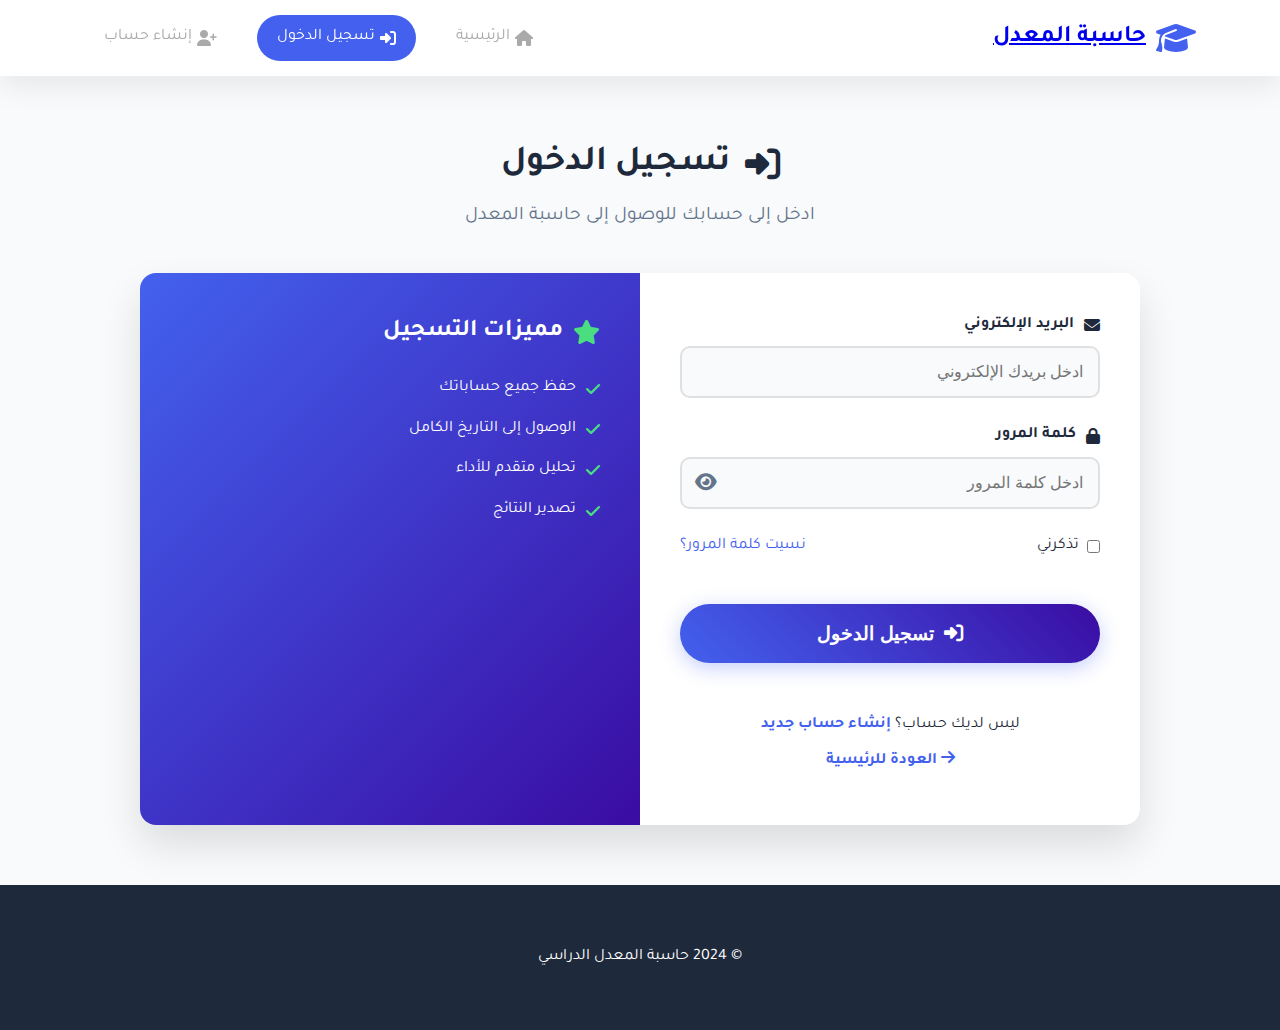
<file: login.html>
<!DOCTYPE html>
<html lang="ar" dir="rtl">
  <head>
    <meta charset="UTF-8" />
    <meta name="viewport" content="width=device-width, initial-scale=1.0" />
    <title>تسجيل الدخول - حاسبة المعدل</title>
    <link rel="stylesheet" href="style.css" />
    <link rel="stylesheet" href="auth.css" />
    <link
      rel="stylesheet"
      href="https://cdnjs.cloudflare.com/ajax/libs/font-awesome/6.4.0/css/all.min.css"
    />
    <link
      href="https://fonts.googleapis.com/css2?family=Tajawal:wght@300;400;500;700&display=swap"
      rel="stylesheet"
    />
  </head>
  <body>
    <nav class="navbar">
      <div class="container">
        <div class="nav-brand">
          <i class="fas fa-graduation-cap"></i>
          <a href="index.html">حاسبة المعدل</a>
        </div>
        <div class="nav-menu">
          <a href="index.html" class="nav-link">
            <i class="fas fa-home"></i> الرئيسية
          </a>
          <a href="login.html" class="nav-link active">
            <i class="fas fa-sign-in-alt"></i> تسجيل الدخول
          </a>
          <a href="register.html" class="nav-link">
            <i class="fas fa-user-plus"></i> إنشاء حساب
          </a>
        </div>
      </div>
    </nav>

    <main class="auth-page">
      <div class="container">
        <div class="auth-container">
          <div class="auth-header">
            <h1><i class="fas fa-sign-in-alt"></i> تسجيل الدخول</h1>
            <p>ادخل إلى حسابك للوصول إلى حاسبة المعدل</p>
          </div>

          <div class="auth-card">
            <form id="loginForm" class="auth-form">
              <div class="form-group">
                <label for="email">
                  <i class="fas fa-envelope"></i> البريد الإلكتروني
                </label>
                <input
                  type="email"
                  id="email"
                  name="email"
                  required
                  placeholder="ادخل بريدك الإلكتروني"
                />
                <div class="error-message" id="emailError"></div>
              </div>

              <div class="form-group">
                <label for="password">
                  <i class="fas fa-lock"></i> كلمة المرور
                </label>
                <div class="password-input">
                  <input
                    type="password"
                    id="password"
                    name="password"
                    required
                    placeholder="ادخل كلمة المرور"
                  />
                  <button type="button" class="show-password" id="showPassword">
                    <i class="fas fa-eye"></i>
                  </button>
                </div>
                <div class="error-message" id="passwordError"></div>
              </div>

              <div class="form-options">
                <label class="checkbox">
                  <input type="checkbox" id="remember" name="remember" />
                  <span>تذكرني</span>
                </label>
                <a href="#" class="forgot-password">نسيت كلمة المرور؟</a>
              </div>

              <button type="submit" class="btn-primary btn-auth">
                <i class="fas fa-sign-in-alt"></i> تسجيل الدخول
              </button>

              <div class="auth-links">
                <p>
                  ليس لديك حساب؟ <a href="register.html">إنشاء حساب جديد</a>
                </p>
                <p>
                  <a href="index.html"
                    ><i class="fas fa-arrow-right"></i> العودة للرئيسية</a
                  >
                </p>
              </div>
            </form>

            <div class="auth-features">
              <h3><i class="fas fa-star"></i> مميزات التسجيل</h3>
              <ul>
                <li><i class="fas fa-check"></i> حفظ جميع حساباتك</li>
                <li><i class="fas fa-check"></i> الوصول إلى التاريخ الكامل</li>
                <li><i class="fas fa-check"></i> تحليل متقدم للأداء</li>
                <li><i class="fas fa-check"></i> تصدير النتائج</li>
              </ul>
            </div>
          </div>
        </div>
      </div>
    </main>

    <footer>
      <div class="container">
        <div class="footer-content">
          <p>© 2024 حاسبة المعدل الدراسي</p>
        </div>
      </div>
    </footer>

    <script src="auth.js"></script>
  </body>
</html>
</file>
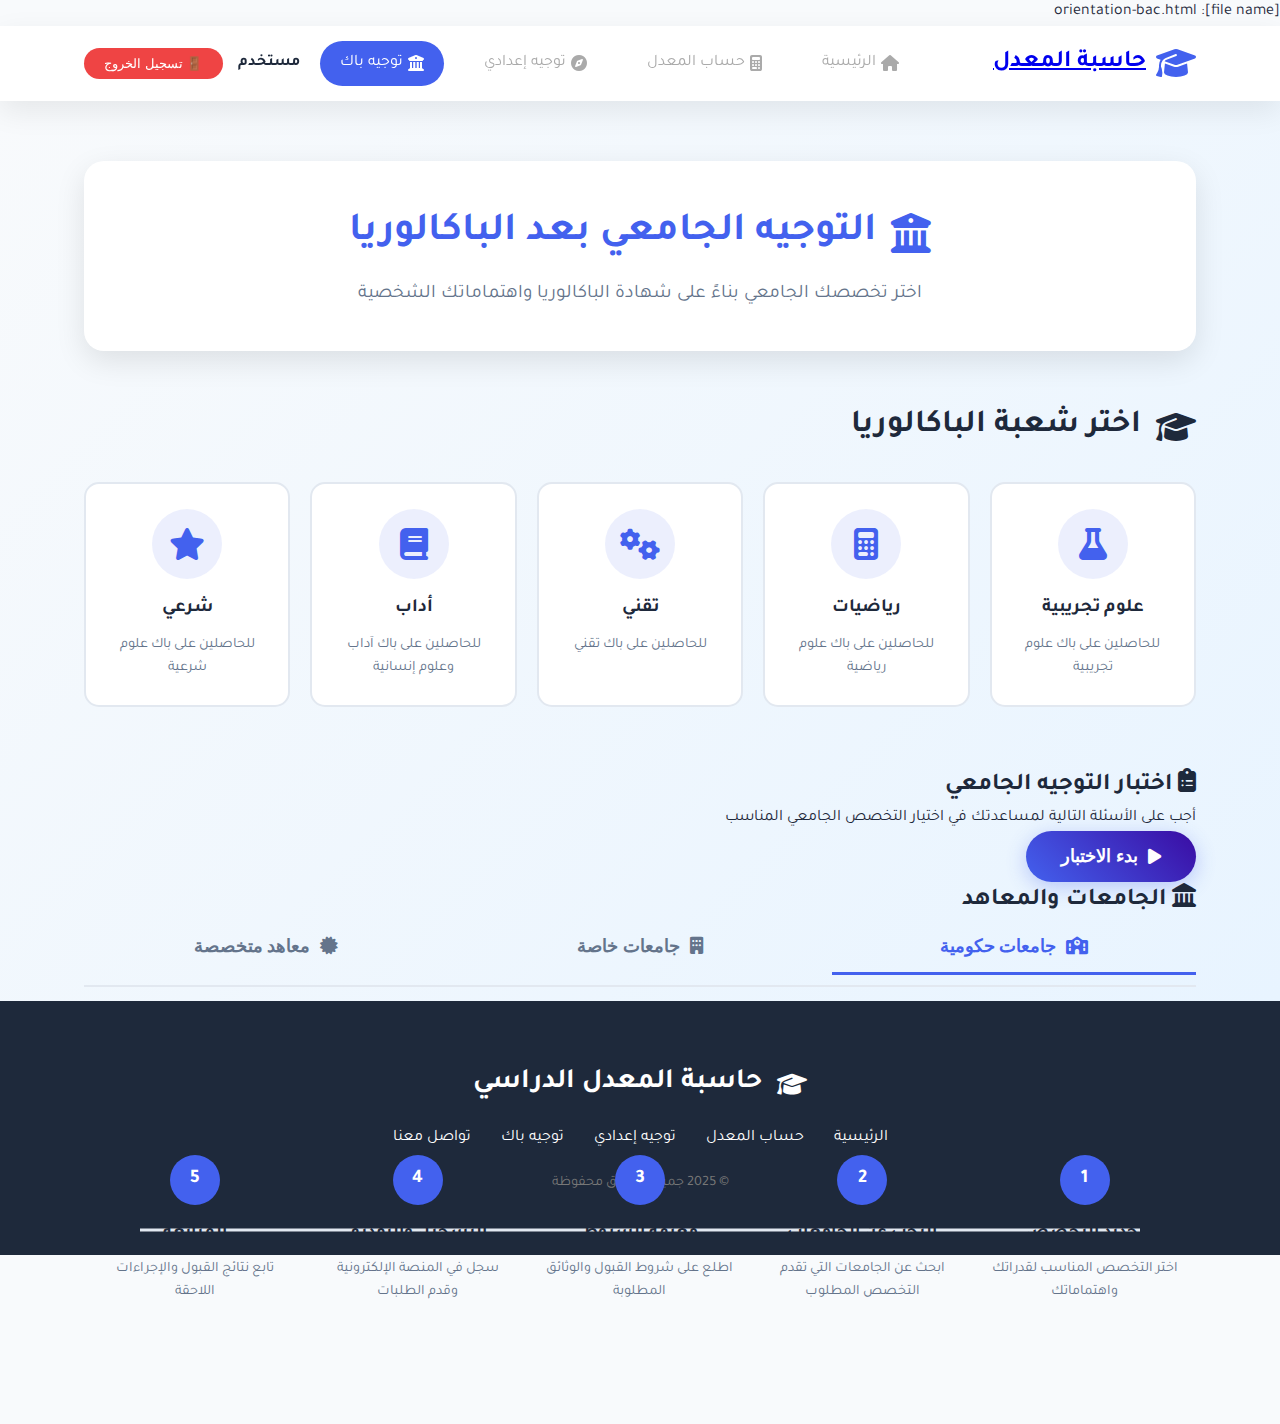
<file: orientation-bac.html>
[file name]: orientation-bac.html
<!DOCTYPE html>
<html lang="ar" dir="rtl">
<head>
    <meta charset="UTF-8">
    <meta name="viewport" content="width=device-width, initial-scale=1.0">
    <title>التوجيه بعد الباكالوريا - حاسبة المعدل</title>
    <link rel="stylesheet" href="style.css">
    <link rel="stylesheet" href="auth.css">
    <link rel="stylesheet" href="orientation.css">
    <link rel="stylesheet" href="https://cdnjs.cloudflare.com/ajax/libs/font-awesome/6.4.0/css/all.min.css">
    <link href="https://fonts.googleapis.com/css2?family=Tajawal:wght@300;400;500;700&display=swap" rel="stylesheet">
</head>
<body>
    <nav class="navbar">
        <div class="container">
            <div class="nav-brand">
                <i class="fas fa-graduation-cap"></i>
                <a href="index.html">حاسبة المعدل</a>
            </div>
            <div class="nav-menu">
                <a href="index.html" class="nav-link">
                    <i class="fas fa-home"></i> الرئيسية
                </a>
                <a href="calcul.html" class="nav-link">
                    <i class="fas fa-calculator"></i> حساب المعدل
                </a>
                <a href="orientation-middle.html" class="nav-link">
                    <i class="fas fa-compass"></i> توجيه إعدادي
                </a>
                <a href="orientation-bac.html" class="nav-link active">
                    <i class="fas fa-university"></i> توجيه باك
                </a>
                <div class="nav-user" id="navUser" style="display: flex;">
                    <span id="userName">مستخدم</span>
                    <button id="logoutBtn" class="btn-logout">🚪 تسجيل الخروج</button>
                </div>
            </div>
        </div>
    </nav>

    <main class="orientation-page">
        <div class="container">
            <!-- قسم الترحيب -->
            <div class="orientation-hero">
                <h1><i class="fas fa-university"></i> التوجيه الجامعي بعد الباكالوريا</h1>
                <p class="subtitle">اختر تخصصك الجامعي بناءً على شهادة الباكالوريا واهتماماتك الشخصية</p>
            </div>

            <!-- اختيار شعبة الباكالوريا -->
            <section class="bac-section">
                <h2><i class="fas fa-graduation-cap"></i> اختر شعبة الباكالوريا</h2>
                <div class="bac-options">
                    <div class="bac-card" onclick="selectBacStream('scientific')">
                        <div class="bac-icon">
                            <i class="fas fa-flask"></i>
                        </div>
                        <h3>علوم تجريبية</h3>
                        <p>للحاصلين على باك علوم تجريبية</p>
                    </div>

                    <div class="bac-card" onclick="selectBacStream('math')">
                        <div class="bac-icon">
                            <i class="fas fa-calculator"></i>
                        </div>
                        <h3>رياضيات</h3>
                        <p>للحاصلين على باك علوم رياضية</p>
                    </div>

                    <div class="bac-card" onclick="selectBacStream('tech')">
                        <div class="bac-icon">
                            <i class="fas fa-cogs"></i>
                        </div>
                        <h3>تقني</h3>
                        <p>للحاصلين على باك تقني</p>
                    </div>

                    <div class="bac-card" onclick="selectBacStream('literary')">
                        <div class="bac-icon">
                            <i class="fas fa-book"></i>
                        </div>
                        <h3>أداب</h3>
                        <p>للحاصلين على باك آداب وعلوم إنسانية</p>
                    </div>

                    <div class="bac-card" onclick="selectBacStream('sharia')">
                        <div class="bac-icon">
                            <i class="fas fa-star"></i>
                        </div>
                        <h3>شرعي</h3>
                        <p>للحاصلين على باك علوم شرعية</p>
                    </div>
                </div>
            </section>

            <!-- التخصصات الجامعية -->
            <section class="majors-section" id="majorsSection" style="display: none;">
                <h2><i class="fas fa-book-open"></i> التخصصات المتاحة</h2>
                
                <!-- تصفية التخصصات -->
                <div class="filters">
                    <div class="filter-group">
                        <label for="interestFilter">الاهتمامات:</label>
                        <select id="interestFilter" onchange="filterMajors()">
                            <option value="all">جميع الاهتمامات</option>
                            <option value="medical">طبية وصحية</option>
                            <option value="engineering">هندسة وتقنية</option>
                            <option value="business">إدارة وأعمال</option>
                            <option value="education">تربية وتعليم</option>
                            <option value="arts">فنون وآداب</option>
                        </select>
                    </div>
                    
                    <div class="filter-group">
                        <label for="durationFilter">مدة الدراسة:</label>
                        <select id="durationFilter" onchange="filterMajors()">
                            <option value="all">جميع المدد</option>
                            <option value="short">2-3 سنوات</option>
                            <option value="medium">4-5 سنوات</option>
                            <option value="long">6+ سنوات</option>
                        </select>
                    </div>
                    
                    <div class="filter-group">
                        <label for="demandFilter">طلبية سوق العمل:</label>
                        <select id="demandFilter" onchange="filterMajors()">
                            <option value="all">جميع المستويات</option>
                            <option value="high">مرتفعة</option>
                            <option value="medium">متوسطة</option>
                            <option value="low">منخفضة</option>
                        </select>
                    </div>
                </div>

                <!-- شبكة التخصصات -->
                <div class="majors-grid" id="majorsGrid">
                    <!-- يتم تعبئته ديناميكياً -->
                </div>
            </section>

            <!-- اختبار التوجيه الجامعي -->
            <section class="university-test">
                <h2><i class="fas fa-clipboard-list"></i> اختبار التوجيه الجامعي</h2>
                <div class="test-intro">
                    <p>أجب على الأسئلة التالية لمساعدتك في اختيار التخصص الجامعي المناسب</p>
                    <button class="btn-primary" onclick="startUniversityTest()">
                        <i class="fas fa-play"></i> بدء الاختبار
                    </button>
                </div>

                <div class="university-test-container" id="universityTestContainer" style="display: none;">
                    <!-- نفس هيكل اختبار الإعدادي مع أسئلة مختلفة -->
                </div>
            </section>

            <!-- الجامعات والمعاهد -->
            <section class="institutions-section">
                <h2><i class="fas fa-landmark"></i> الجامعات والمعاهد</h2>
                <div class="institutions-tabs">
                    <button class="tab-btn active" onclick="showInstitutions('public')">
                        <i class="fas fa-school"></i> جامعات حكومية
                    </button>
                    <button class="tab-btn" onclick="showInstitutions('private')">
                        <i class="fas fa-building"></i> جامعات خاصة
                    </button>
                    <button class="tab-btn" onclick="showInstitutions('institutes')">
                        <i class="fas fa-certificate"></i> معاهد متخصصة
                    </button>
                </div>

                <div class="institutions-list" id="institutionsList">
                    <!-- يتم تعبئته ديناميكياً -->
                </div>
            </section>

            <!-- الخطوات العملية -->
            <section class="steps-section">
                <h2><i class="fas fa-footsteps"></i> خطوات التقديم للجامعة</h2>
                <div class="steps-timeline">
                    <div class="step">
                        <div class="step-number">1</div>
                        <h3>تحديد التخصص</h3>
                        <p>اختر التخصص المناسب لقدراتك واهتماماتك</p>
                    </div>
                    <div class="step">
                        <div class="step-number">2</div>
                        <h3>البحث عن الجامعات</h3>
                        <p>ابحث عن الجامعات التي تقدم التخصص المطلوب</p>
                    </div>
                    <div class="step">
                        <div class="step-number">3</div>
                        <h3>معرفة الشروط</h3>
                        <p>اطلع على شروط القبول والوثائق المطلوبة</p>
                    </div>
                    <div class="step">
                        <div class="step-number">4</div>
                        <h3>التسجيل والتقديم</h3>
                        <p>سجل في المنصة الإلكترونية وقدم الطلبات</p>
                    </div>
                    <div class="step">
                        <div class="step-number">5</div>
                        <h3>المتابعة</h3>
                        <p>تابع نتائج القبول والإجراءات اللاحقة</p>
                    </div>
                </div>
            </section>
        </div>
    </main>

    <footer>
        <div class="container">
            <div class="footer-content">
                <div class="footer-logo">
                    <i class="fas fa-graduation-cap"></i>
                    <h3>حاسبة المعدل الدراسي</h3>
                </div>
                <div class="footer-links">
                    <a href="index.html">الرئيسية</a>
                    <a href="calcul.html">حساب المعدل</a>
                    <a href="orientation-middle.html">توجيه إعدادي</a>
                    <a href="orientation-bac.html">توجيه باك</a>
                    <a href="#" onclick="showContactModal()">تواصل معنا</a>
                </div>
                <p class="copyright">© 2025 جميع الحقوق محفوظة</p>
            </div>
        </div>
    </footer>

    <!-- نافذة تفاصيل التخصص -->
    <div id="majorModal" class="modal">
        <div class="modal-content">
            <div class="modal-header">
                <h2 id="majorTitle"></h2>
                <button class="close-modal" onclick="closeMajorModal()">&times;</button>
            </div>
            <div class="modal-body" id="majorDetails">
                <!-- يتم تعبئته ديناميكياً -->
            </div>
        </div>
    </div>

    <script src="auth.js"></script>
    <script src="orientation.js"></script>
</body>
</html>
</file>
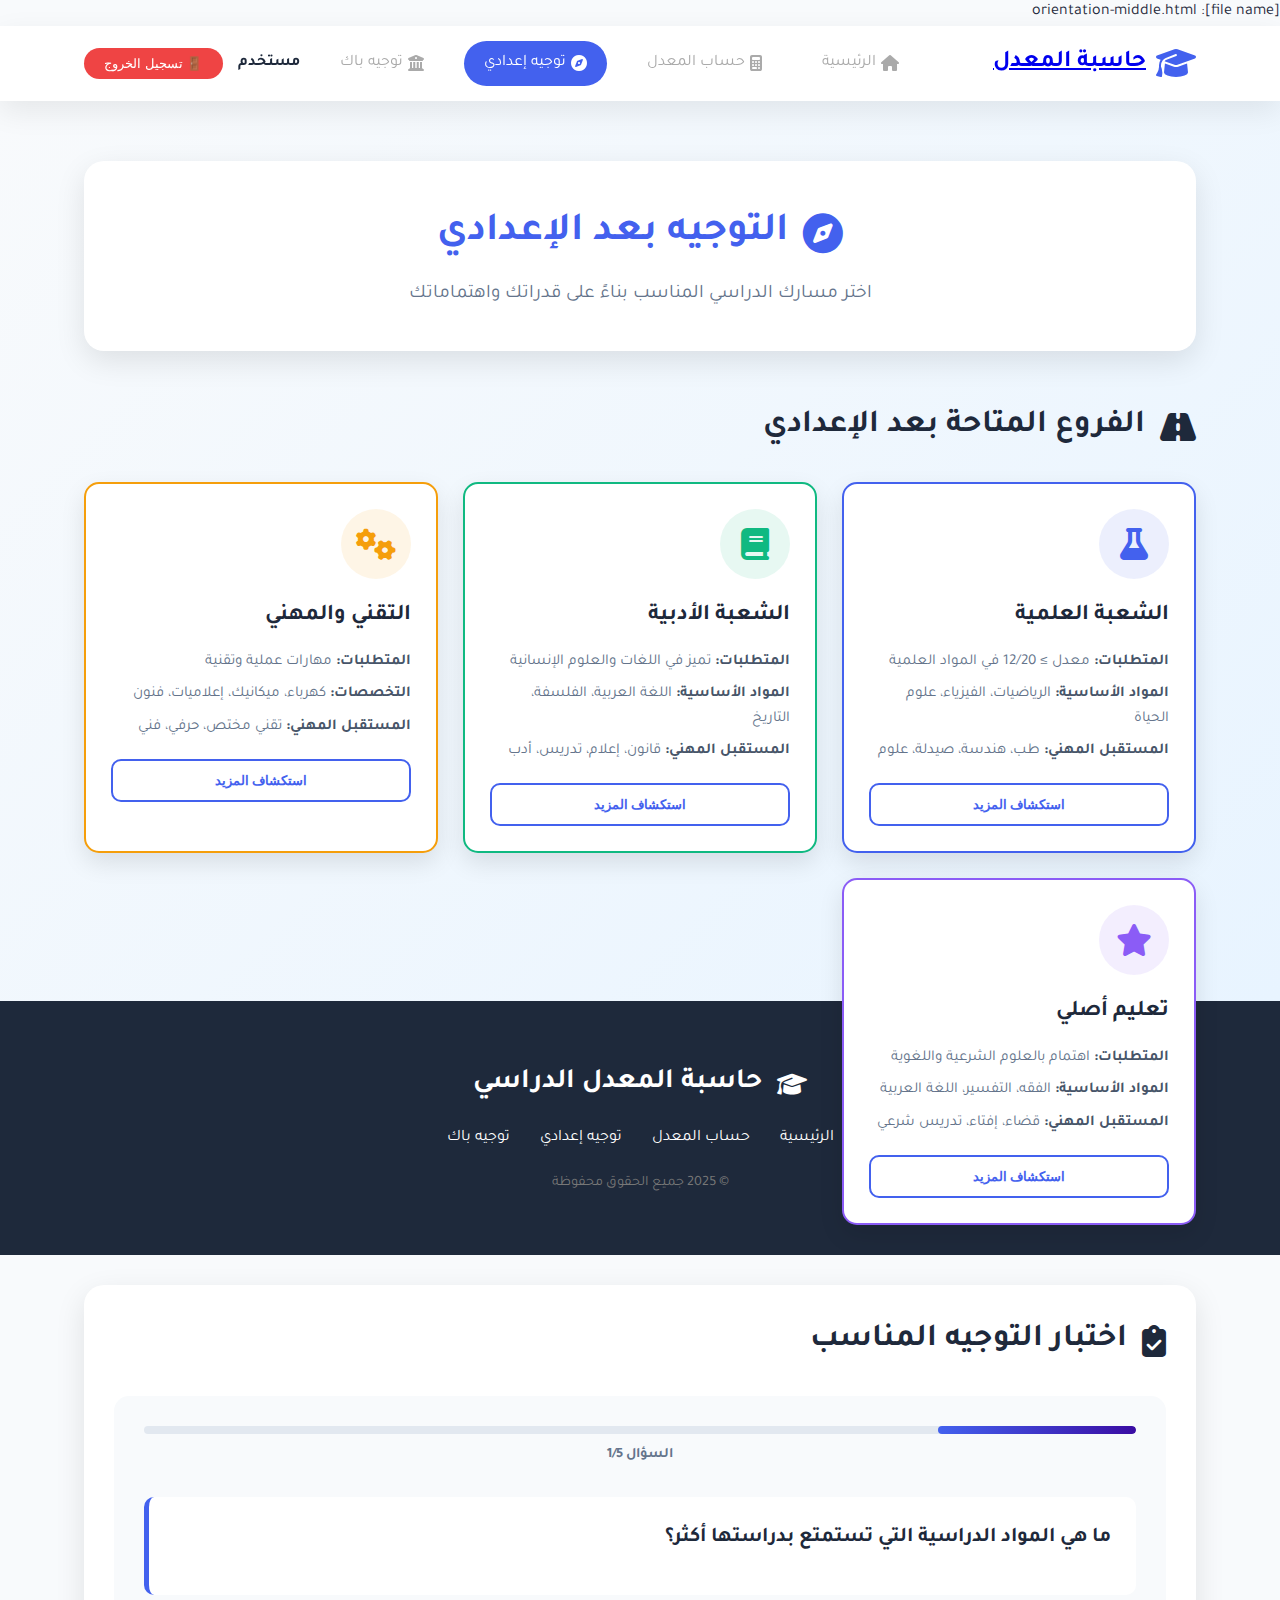
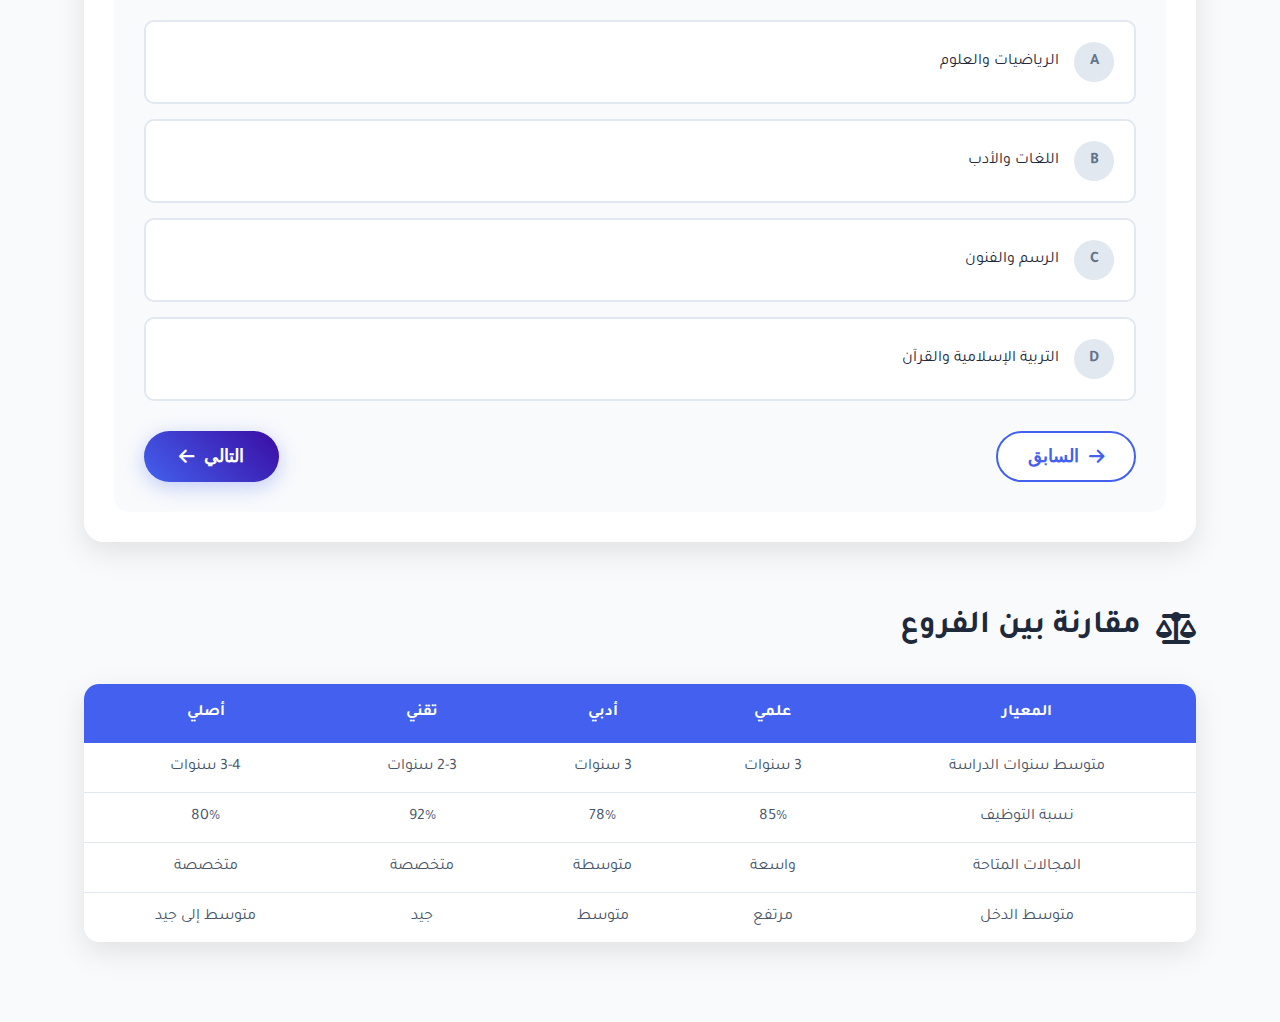
<file: orientation-middle.html>
[file name]: orientation-middle.html
<!DOCTYPE html>
<html lang="ar" dir="rtl">
<head>
    <meta charset="UTF-8">
    <meta name="viewport" content="width=device-width, initial-scale=1.0">
    <title>التوجيه بعد الإعدادي - حاسبة المعدل</title>
    <link rel="stylesheet" href="style.css">
    <link rel="stylesheet" href="auth.css">
    <link rel="stylesheet" href="orientation.css">
    <link rel="stylesheet" href="https://cdnjs.cloudflare.com/ajax/libs/font-awesome/6.4.0/css/all.min.css">
    <link href="https://fonts.googleapis.com/css2?family=Tajawal:wght@300;400;500;700&display=swap" rel="stylesheet">
</head>
<body>
    <nav class="navbar">
        <div class="container">
            <div class="nav-brand">
                <i class="fas fa-graduation-cap"></i>
                <a href="index.html">حاسبة المعدل</a>
            </div>
            <div class="nav-menu">
                <a href="index.html" class="nav-link">
                    <i class="fas fa-home"></i> الرئيسية
                </a>
                <a href="calcul.html" class="nav-link">
                    <i class="fas fa-calculator"></i> حساب المعدل
                </a>
                <a href="orientation-middle.html" class="nav-link active">
                    <i class="fas fa-compass"></i> توجيه إعدادي
                </a>
                <a href="orientation-bac.html" class="nav-link">
                    <i class="fas fa-university"></i> توجيه باك
                </a>
                <div class="nav-user" id="navUser" style="display: flex;">
                    <span id="userName">مستخدم</span>
                    <button id="logoutBtn" class="btn-logout">🚪 تسجيل الخروج</button>
                </div>
            </div>
        </div>
    </nav>

    <main class="orientation-page">
        <div class="container">
            <!-- قسم الترحيب -->
            <div class="orientation-hero">
                <h1><i class="fas fa-compass"></i> التوجيه بعد الإعدادي</h1>
                <p class="subtitle">اختر مسارك الدراسي المناسب بناءً على قدراتك واهتماماتك</p>
            </div>

            <!-- قسم الفروع المتاحة -->
            <section class="branches-section">
                <h2><i class="fas fa-road"></i> الفروع المتاحة بعد الإعدادي</h2>
                <div class="branches-grid">
                    <div class="branch-card scientific">
                        <div class="branch-icon">
                            <i class="fas fa-flask"></i>
                        </div>
                        <h3>الشعبة العلمية</h3>
                        <div class="branch-details">
                            <p><strong>المتطلبات:</strong> معدل ≥ 12/20 في المواد العلمية</p>
                            <p><strong>المواد الأساسية:</strong> الرياضيات، الفيزياء، علوم الحياة</p>
                            <p><strong>المستقبل المهني:</strong> طب، هندسة، صيدلة، علوم</p>
                        </div>
                        <button class="btn-explore" onclick="showBranchDetails('scientific')">
                            استكشاف المزيد
                        </button>
                    </div>

                    <div class="branch-card literary">
                        <div class="branch-icon">
                            <i class="fas fa-book"></i>
                        </div>
                        <h3>الشعبة الأدبية</h3>
                        <div class="branch-details">
                            <p><strong>المتطلبات:</strong> تميز في اللغات والعلوم الإنسانية</p>
                            <p><strong>المواد الأساسية:</strong> اللغة العربية، الفلسفة، التاريخ</p>
                            <p><strong>المستقبل المهني:</strong> قانون، إعلام، تدريس، أدب</p>
                        </div>
                        <button class="btn-explore" onclick="showBranchDetails('literary')">
                            استكشاف المزيد
                        </button>
                    </div>

                    <div class="branch-card technical">
                        <div class="branch-icon">
                            <i class="fas fa-cogs"></i>
                        </div>
                        <h3>التقني والمهني</h3>
                        <div class="branch-details">
                            <p><strong>المتطلبات:</strong> مهارات عملية وتقنية</p>
                            <p><strong>التخصصات:</strong> كهرباء، ميكانيك، إعلاميات، فنون</p>
                            <p><strong>المستقبل المهني:</strong> تقني مختص، حرفي، فني</p>
                        </div>
                        <button class="btn-explore" onclick="showBranchDetails('technical')">
                            استكشاف المزيد
                        </button>
                    </div>

                    <div class="branch-card original">
                        <div class="branch-icon">
                            <i class="fas fa-star"></i>
                        </div>
                        <h3>تعليم أصلي</h3>
                        <div class="branch-details">
                            <p><strong>المتطلبات:</strong> اهتمام بالعلوم الشرعية واللغوية</p>
                            <p><strong>المواد الأساسية:</strong> الفقه، التفسير، اللغة العربية</p>
                            <p><strong>المستقبل المهني:</strong> قضاء، إفتاء، تدريس شرعي</p>
                        </div>
                        <button class="btn-explore" onclick="showBranchDetails('original')">
                            استكشاف المزيد
                        </button>
                    </div>
                </div>
            </section>

            <!-- اختبار التوجيه -->
            <section class="orientation-test">
                <h2><i class="fas fa-clipboard-check"></i> اختبار التوجيه المناسب</h2>
                <div class="test-container">
                    <div class="test-progress">
                        <div class="progress-bar">
                            <div class="progress-fill" id="testProgress"></div>
                        </div>
                        <div class="progress-text" id="progressText">السؤال 1/10</div>
                    </div>

                    <div class="test-question" id="questionContainer">
                        <!-- الأسئلة يتم تحميلها ديناميكياً -->
                    </div>

                    <div class="test-options" id="optionsContainer">
                        <!-- الخيارات يتم تحميلها ديناميكياً -->
                    </div>

                    <div class="test-navigation">
                        <button class="btn-secondary" id="prevBtn" onclick="prevQuestion()" disabled>
                            <i class="fas fa-arrow-right"></i> السابق
                        </button>
                        <button class="btn-primary" id="nextBtn" onclick="nextQuestion()">
                            التالي <i class="fas fa-arrow-left"></i>
                        </button>
                        <button class="btn-success" id="resultBtn" onclick="showTestResult()" style="display: none;">
                            <i class="fas fa-chart-bar"></i> عرض النتيجة
                        </button>
                    </div>
                </div>
            </section>

            <!-- نتيجة الاختبار -->
            <section class="test-result-section" id="resultSection" style="display: none;">
                <h2><i class="fas fa-award"></i> نتيجة اختبار التوجيه</h2>
                <div class="result-card">
                    <div class="result-header">
                        <h3>التخصص المناسب لك هو: <span id="recommendedBranch"></span></h3>
                        <div class="match-percentage">
                            <div class="percentage-circle">
                                <span id="matchPercentage">0%</span>
                            </div>
                            <p>نسبة التوافق</p>
                        </div>
                    </div>

                    <div class="result-details">
                        <div class="strengths">
                            <h4><i class="fas fa-check-circle"></i> نقاط قوتك</h4>
                            <ul id="strengthsList">
                                <!-- يتم تعبئته ديناميكياً -->
                            </ul>
                        </div>

                        <div class="recommendations">
                            <h4><i class="fas fa-lightbulb"></i> توصياتنا لك</h4>
                            <div class="recommendations-grid" id="recommendationsGrid">
                                <!-- يتم تعبئته ديناميكياً -->
                            </div>
                        </div>

                        <div class="career-paths">
                            <h4><i class="fas fa-briefcase"></i> المسارات المهنية</h4>
                            <div class="careers-list" id="careersList">
                                <!-- يتم تعبئته ديناميكياً -->
                            </div>
                        </div>
                    </div>

                    <div class="result-actions">
                        <button class="btn-primary" onclick="saveOrientationResult()">
                            <i class="fas fa-save"></i> حفظ النتيجة
                        </button>
                        <button class="btn-secondary" onclick="retakeTest()">
                            <i class="fas fa-redo"></i> إعادة الاختبار
                        </button>
                        <button class="btn-secondary" onclick="printResult()">
                            <i class="fas fa-print"></i> طباعة النتيجة
                        </button>
                    </div>
                </div>
            </section>

            <!-- قسم المقارنة بين الفروع -->
            <section class="comparison-section">
                <h2><i class="fas fa-balance-scale"></i> مقارنة بين الفروع</h2>
                <div class="comparison-table">
                    <table>
                        <thead>
                            <tr>
                                <th>المعيار</th>
                                <th>علمي</th>
                                <th>أدبي</th>
                                <th>تقني</th>
                                <th>أصلي</th>
                            </tr>
                        </thead>
                        <tbody>
                            <tr>
                                <td>متوسط سنوات الدراسة</td>
                                <td>3 سنوات</td>
                                <td>3 سنوات</td>
                                <td>2-3 سنوات</td>
                                <td>3-4 سنوات</td>
                            </tr>
                            <tr>
                                <td>نسبة التوظيف</td>
                                <td>85%</td>
                                <td>78%</td>
                                <td>92%</td>
                                <td>80%</td>
                            </tr>
                            <tr>
                                <td>المجالات المتاحة</td>
                                <td>واسعة</td>
                                <td>متوسطة</td>
                                <td>متخصصة</td>
                                <td>متخصصة</td>
                            </tr>
                            <tr>
                                <td>متوسط الدخل</td>
                                <td>مرتفع</td>
                                <td>متوسط</td>
                                <td>جيد</td>
                                <td>متوسط إلى جيد</td>
                            </tr>
                        </tbody>
                    </table>
                </div>
            </section>
        </div>
    </main>

    <footer>
        <div class="container">
            <div class="footer-content">
                <div class="footer-logo">
                    <i class="fas fa-graduation-cap"></i>
                    <h3>حاسبة المعدل الدراسي</h3>
                </div>
                <div class="footer-links">
                    <a href="index.html">الرئيسية</a>
                    <a href="calcul.html">حساب المعدل</a>
                    <a href="orientation-middle.html">توجيه إعدادي</a>
                    <a href="orientation-bac.html">توجيه باك</a>
                </div>
                <p class="copyright">© 2025 جميع الحقوق محفوظة</p>
            </div>
        </div>
    </footer>

    <script src="auth.js"></script>
    <script src="orientation.js"></script>
</body>
</html>
</file>
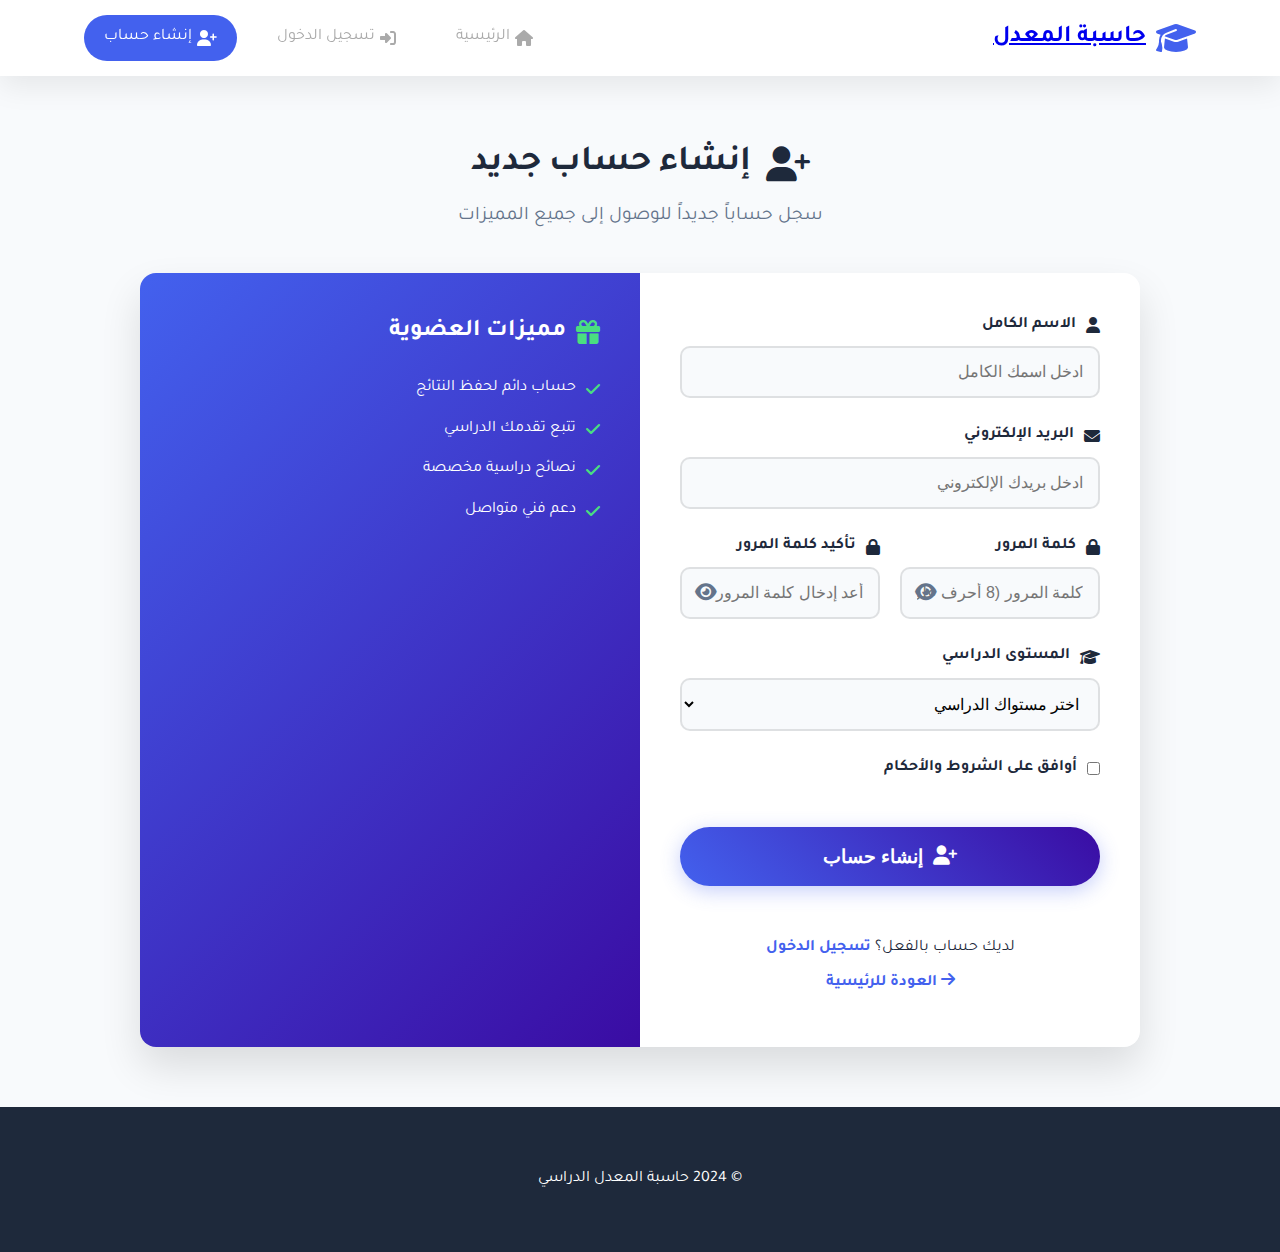
<file: register.html>
<!DOCTYPE html>
<html lang="ar" dir="rtl">
  <head>
    <meta charset="UTF-8" />
    <meta name="viewport" content="width=device-width, initial-scale=1.0" />
    <title>إنشاء حساب - حاسبة المعدل</title>
    <link rel="stylesheet" href="style.css" />
    <link rel="stylesheet" href="auth.css" />
    <link
      rel="stylesheet"
      href="https://cdnjs.cloudflare.com/ajax/libs/font-awesome/6.4.0/css/all.min.css"
    />
    <link
      href="https://fonts.googleapis.com/css2?family=Tajawal:wght@300;400;500;700&display=swap"
      rel="stylesheet"
    />
  </head>
  <body>
    <nav class="navbar">
      <div class="container">
        <div class="nav-brand">
          <i class="fas fa-graduation-cap"></i>
          <a href="index.html">حاسبة المعدل</a>
        </div>
        <div class="nav-menu">
          <a href="index.html" class="nav-link">
            <i class="fas fa-home"></i> الرئيسية
          </a>
          <a href="login.html" class="nav-link">
            <i class="fas fa-sign-in-alt"></i> تسجيل الدخول
          </a>
          <a href="register.html" class="nav-link active">
            <i class="fas fa-user-plus"></i> إنشاء حساب
          </a>
        </div>
      </div>
    </nav>

    <main class="auth-page">
      <div class="container">
        <div class="auth-container">
          <div class="auth-header">
            <h1><i class="fas fa-user-plus"></i> إنشاء حساب جديد</h1>
            <p>سجل حساباً جديداً للوصول إلى جميع المميزات</p>
          </div>

          <div class="auth-card">
            <form id="registerForm" class="auth-form">
              <div class="form-group">
                <label for="fullName">
                  <i class="fas fa-user"></i> الاسم الكامل
                </label>
                <input
                  type="text"
                  id="fullName"
                  name="fullName"
                  required
                  placeholder="ادخل اسمك الكامل"
                />
                <div class="error-message" id="nameError"></div>
              </div>

              <div class="form-group">
                <label for="email">
                  <i class="fas fa-envelope"></i> البريد الإلكتروني
                </label>
                <input
                  type="email"
                  id="email"
                  name="email"
                  required
                  placeholder="ادخل بريدك الإلكتروني"
                />
                <div class="error-message" id="emailError"></div>
              </div>

              <div class="form-row">
                <div class="form-group">
                  <label for="password">
                    <i class="fas fa-lock"></i> كلمة المرور
                  </label>
                  <div class="password-input">
                    <input
                      type="password"
                      id="password"
                      name="password"
                      required
                      placeholder="كلمة المرور (8 أحرف على الأقل)"
                    />
                    <button
                      type="button"
                      class="show-password"
                      id="showPassword"
                    >
                      <i class="fas fa-eye"></i>
                    </button>
                  </div>
                  <div class="error-message" id="passwordError"></div>
                </div>

                <div class="form-group">
                  <label for="confirmPassword">
                    <i class="fas fa-lock"></i> تأكيد كلمة المرور
                  </label>
                  <div class="password-input">
                    <input
                      type="password"
                      id="confirmPassword"
                      name="confirmPassword"
                      required
                      placeholder="أعد إدخال كلمة المرور"
                    />
                    <button
                      type="button"
                      class="show-password"
                      id="showConfirmPassword"
                    >
                      <i class="fas fa-eye"></i>
                    </button>
                  </div>
                  <div class="error-message" id="confirmPasswordError"></div>
                </div>
              </div>

              <div class="form-group">
                <label for="level">
                  <i class="fas fa-graduation-cap"></i> المستوى الدراسي
                </label>
                <select id="level" name="level" required>
                  <option value="">اختر مستواك الدراسي</option>
                  <option value="primary">ابتدائي</option>
                  <option value="middle">إعدادي</option>
                  <option value="secondary">ثانوي</option>
                </select>
              </div>

              <div class="form-group">
                <label class="checkbox">
                  <input type="checkbox" id="terms" name="terms" required />
                  <span>أوافق على الشروط والأحكام</span>
                </label>
              </div>

              <button type="submit" class="btn-primary btn-auth">
                <i class="fas fa-user-plus"></i> إنشاء حساب
              </button>

              <div class="auth-links">
                <p>لديك حساب بالفعل؟ <a href="login.html">تسجيل الدخول</a></p>
                <p>
                  <a href="index.html"
                    ><i class="fas fa-arrow-right"></i> العودة للرئيسية</a
                  >
                </p>
              </div>
            </form>

            <div class="auth-features">
              <h3><i class="fas fa-gift"></i> مميزات العضوية</h3>
              <ul>
                <li><i class="fas fa-check"></i> حساب دائم لحفظ النتائج</li>
                <li><i class="fas fa-check"></i> تتبع تقدمك الدراسي</li>
                <li><i class="fas fa-check"></i> نصائح دراسية مخصصة</li>
                <li><i class="fas fa-check"></i> دعم فني متواصل</li>
              </ul>
            </div>
          </div>
        </div>
      </div>
    </main>

    <footer>
      <div class="container">
        <div class="footer-content">
          <p>© 2024 حاسبة المعدل الدراسي</p>
        </div>
      </div>
    </footer>

    <script src="auth.js"></script>
  </body>
</html>
</file>
<file: style.css>
/* إعادة تعيين وإعدادات عامة */
* {
  margin: 0;
  padding: 0;
  box-sizing: border-box;
}

:root {
  --primary-color: #4361ee;
  --secondary-color: #3a0ca3;
  --accent-color: #4cc9f0;
  --success-color: #4ade80;
  --warning-color: #f59e0b;
  --danger-color: #ef4444;
  --light-color: #f8fafc;
  --dark-color: #1e293b;
  --gray-color: #64748b;
  --shadow: 0 10px 30px rgba(0, 0, 0, 0.08);
  --shadow-lg: 0 20px 40px rgba(0, 0, 0, 0.12);
  --radius: 16px;
  --transition: all 0.3s ease;
}

body {
  font-family: "Tajawal", sans-serif;
  background-color: var(--light-color);
  color: var(--dark-color);
  line-height: 1.6;
  min-height: 100vh;
  display: flex;
  flex-direction: column;
}

.container {
  width: 90%;
  max-width: 1200px;
  margin: 0 auto;
  padding: 20px;
}

/* شريط التنقل */
.navbar {
  background-color: white;
  box-shadow: var(--shadow);
  position: sticky;
  top: 0;
  z-index: 1000;
  padding: 15px 0;
}

.navbar .container {
  display: flex;
  justify-content: space-between;
  align-items: center;
  padding: 0 20px;
}

.nav-brand {
  display: flex;
  align-items: center;
  gap: 10px;
  font-size: 1.5rem;
  font-weight: 700;
  color: var(--primary-color);
}

.nav-brand i {
  font-size: 2rem;
}

.nav-menu {
  display: flex;
  gap: 20px;
}

.nav-link {
  text-decoration: none;
  color: var(--gray-color);
  padding: 10px 20px;
  border-radius: 50px;
  display: flex;
  align-items: center;
  gap: 8px;
  transition: var(--transition);
}

.nav-link:hover {
  background-color: rgba(67, 97, 238, 0.1);
  color: var(--primary-color);
}

.nav-link.active {
  background-color: var(--primary-color);
  color: white;
}

.nav-user {
  display: flex;
  align-items: center;
  gap: 15px;
}

#userName {
  font-weight: 600;
  color: var(--dark-color);
}

.btn-logout {
  background-color: var(--danger-color);
  color: white;
  border: none;
  padding: 8px 20px;
  border-radius: 50px;
  cursor: pointer;
  display: flex;
  align-items: center;
  gap: 8px;
  transition: var(--transition);
}

.btn-logout:hover {
  background-color: #dc2626;
}

/* المحتوى الرئيسي */
main {
  flex: 1;
  padding: 40px 0;
}

/* الأقسام العامة */
.hero-section {
  display: grid;
  grid-template-columns: 1fr 1fr;
  gap: 60px;
  align-items: center;
  margin-bottom: 60px;
}

.hero-content h1 {
  font-size: 2.5rem;
  font-weight: 800;
  margin-bottom: 20px;
  color: var(--dark-color);
}

.subtitle {
  font-size: 1.2rem;
  color: var(--gray-color);
  margin-bottom: 30px;
}

.hero-buttons {
  display: flex;
  gap: 20px;
  flex-wrap: wrap;
}

.hero-image img {
  width: 100%;
  border-radius: var(--radius);
  box-shadow: var(--shadow-lg);
}

.btn-primary {
  background: linear-gradient(
    45deg,
    var(--primary-color),
    var(--secondary-color)
  );
  color: white;
  border: none;
  padding: 15px 35px;
  border-radius: 50px;
  font-size: 1.1rem;
  font-weight: 600;
  cursor: pointer;
  text-decoration: none;
  display: inline-flex;
  align-items: center;
  justify-content: center;
  gap: 10px;
  transition: var(--transition);
  box-shadow: 0 5px 20px rgba(67, 97, 238, 0.3);
}

.btn-primary:hover {
  transform: translateY(-3px);
  box-shadow: 0 10px 30px rgba(67, 97, 238, 0.4);
}

.btn-secondary {
  background-color: white;
  color: var(--primary-color);
  border: 2px solid var(--primary-color);
  padding: 13px 30px;
  border-radius: 50px;
  font-size: 1.1rem;
  font-weight: 600;
  cursor: pointer;
  text-decoration: none;
  display: inline-flex;
  align-items: center;
  justify-content: center;
  gap: 10px;
  transition: var(--transition);
}

.btn-secondary:hover {
  background-color: rgba(67, 97, 238, 0.1);
}

/* قسم الميزات */
.features-section {
  margin: 60px 0;
}

.features-section h2 {
  text-align: center;
  font-size: 2.2rem;
  margin-bottom: 40px;
  color: var(--dark-color);
}

.features-grid {
  display: grid;
  grid-template-columns: repeat(auto-fit, minmax(250px, 1fr));
  gap: 30px;
}

.feature-card {
  background-color: white;
  border-radius: var(--radius);
  padding: 30px;
  text-align: center;
  box-shadow: var(--shadow);
  transition: var(--transition);
}

.feature-card:hover {
  transform: translateY(-10px);
  box-shadow: var(--shadow-lg);
}

.feature-icon {
  width: 70px;
  height: 70px;
  background: linear-gradient(
    135deg,
    var(--primary-color),
    var(--accent-color)
  );
  border-radius: 50%;
  display: flex;
  align-items: center;
  justify-content: center;
  margin: 0 auto 20px;
}

.feature-icon i {
  font-size: 2rem;
  color: white;
}

.feature-card h3 {
  font-size: 1.4rem;
  margin-bottom: 15px;
  color: var(--dark-color);
}

.feature-card p {
  color: var(--gray-color);
}

/* قسم الخطوات */
.how-to-section {
  margin: 60px 0;
}

.how-to-section h2 {
  text-align: center;
  font-size: 2.2rem;
  margin-bottom: 40px;
  color: var(--dark-color);
}

.steps {
  display: grid;
  grid-template-columns: repeat(auto-fit, minmax(200px, 1fr));
  gap: 30px;
  text-align: center;
}

.step {
  position: relative;
}

.step-number {
  width: 50px;
  height: 50px;
  background-color: var(--primary-color);
  color: white;
  border-radius: 50%;
  display: flex;
  align-items: center;
  justify-content: center;
  font-size: 1.5rem;
  font-weight: 700;
  margin: 0 auto 20px;
}

.step h3 {
  font-size: 1.3rem;
  margin-bottom: 10px;
  color: var(--dark-color);
}

.step p {
  color: var(--gray-color);
}

/* التذييل */
footer {
  background-color: var(--dark-color);
  color: white;
  padding: 40px 0;
  margin-top: auto;
}

.footer-content {
  text-align: center;
  display: flex;
  flex-direction: column;
  gap: 20px;
}

.footer-logo {
  display: flex;
  align-items: center;
  justify-content: center;
  gap: 15px;
  font-size: 1.5rem;
}

.footer-links {
  display: flex;
  justify-content: center;
  gap: 30px;
  flex-wrap: wrap;
}

.footer-links a {
  color: white;
  text-decoration: none;
  transition: var(--transition);
}

.footer-links a:hover {
  color: var(--accent-color);
}

.copyright {
  color: rgba(255, 255, 255, 0.7);
  font-size: 0.9rem;
}

/* التجاوب مع الشاشات الصغيرة */
@media (max-width: 992px) {
  .hero-section {
    grid-template-columns: 1fr;
    text-align: center;
  }

  .hero-content h1 {
    font-size: 2rem;
  }

  .nav-menu {
    display: none;
  }
}

@media (max-width: 768px) {
  .hero-content h1 {
    font-size: 1.8rem;
  }

  .hero-buttons {
    flex-direction: column;
    align-items: center;
  }

  .features-grid {
    grid-template-columns: 1fr;
  }

  .steps {
    grid-template-columns: 1fr;
  }

  .nav-user {
    flex-direction: column;
    gap: 10px;
  }
}
/* نافذة سياسة الخصوصية */
.modal {
  display: none;
  position: fixed;
  top: 0;
  left: 0;
  width: 100%;
  height: 100%;
  background-color: rgba(0, 0, 0, 0.7);
  z-index: 9999;
  animation: fadeIn 0.3s ease;
  direction: rtl;
}

.modal.active {
  display: flex;
  align-items: center;
  justify-content: center;
}

@keyframes fadeIn {
  from {
    opacity: 0;
  }
  to {
    opacity: 1;
  }
}

.modal-content {
  background-color: white;
  width: 90%;
  max-width: 800px;
  max-height: 90vh;
  border-radius: 20px;
  box-shadow: 0 20px 60px rgba(0, 0, 0, 0.3);
  overflow: hidden;
  animation: slideUp 0.4s ease;
}

@keyframes slideUp {
  from {
    opacity: 0;
    transform: translateY(50px);
  }
  to {
    opacity: 1;
    transform: translateY(0);
  }
}

.modal-header {
  background: linear-gradient(135deg, #4361ee, #3a0ca3);
  color: white;
  padding: 25px 30px;
  display: flex;
  justify-content: space-between;
  align-items: center;
  border-bottom: 1px solid rgba(255, 255, 255, 0.2);
}

.modal-header h2 {
  margin: 0;
  font-size: 1.8rem;
  display: flex;
  align-items: center;
  gap: 15px;
}

.close-modal {
  background: none;
  border: none;
  color: white;
  font-size: 2.5rem;
  cursor: pointer;
  line-height: 1;
  transition: transform 0.3s;
  width: 40px;
  height: 40px;
  display: flex;
  align-items: center;
  justify-content: center;
  border-radius: 50%;
}

.close-modal:hover {
  background: rgba(255, 255, 255, 0.2);
  transform: rotate(90deg);
}

.modal-body {
  padding: 0;
}

/* تبويبات النافذة */
.tabs {
  display: flex;
  background: #f8fafc;
  border-bottom: 2px solid #e2e8f0;
  padding: 0 30px;
}

.tab-btn {
  flex: 1;
  padding: 20px;
  background: none;
  border: none;
  border-bottom: 3px solid transparent;
  font-size: 1.1rem;
  font-weight: 600;
  color: #64748b;
  cursor: pointer;
  transition: all 0.3s;
  display: flex;
  align-items: center;
  justify-content: center;
  gap: 10px;
}

.tab-btn:hover {
  color: #4361ee;
  background: rgba(67, 97, 238, 0.05);
}

.tab-btn.active {
  color: #4361ee;
  border-bottom-color: #4361ee;
  background: white;
}

/* محتوى التبويبات */
.tab-content {
  display: none;
  padding: 30px;
}

.tab-content.active {
  display: block;
  animation: fadeInContent 0.5s ease;
}

@keyframes fadeInContent {
  from {
    opacity: 0;
  }
  to {
    opacity: 1;
  }
}

.tab-content h3 {
  color: #1e293b;
  margin-bottom: 25px;
  font-size: 1.6rem;
  padding-bottom: 15px;
  border-bottom: 2px solid #e2e8f0;
}

.tab-content h4 {
  color: #334155;
  margin: 25px 0 15px;
  font-size: 1.2rem;
}

.tab-content ul {
  padding-right: 20px;
  margin-bottom: 20px;
}

.tab-content li {
  margin-bottom: 10px;
  color: #475569;
  line-height: 1.6;
}

.scroll-content {
  max-height: 300px;
  overflow-y: auto;
  padding: 10px;
}

.scroll-content::-webkit-scrollbar {
  width: 8px;
}

.scroll-content::-webkit-scrollbar-track {
  background: #f1f5f9;
  border-radius: 4px;
}

.scroll-content::-webkit-scrollbar-thumb {
  background: #cbd5e1;
  border-radius: 4px;
}

.scroll-content::-webkit-scrollbar-thumb:hover {
  background: #94a3b8;
}

/* تذييل النافذة */
.modal-footer {
  padding: 25px 30px;
  background: #f8fafc;
  border-top: 1px solid #e2e8f0;
}

.acceptance-options {
  margin-bottom: 25px;
}

.checkbox-label {
  display: flex;
  align-items: flex-start;
  gap: 12px;
  margin-bottom: 15px;
  cursor: pointer;
  color: #334155;
  font-size: 1rem;
  line-height: 1.5;
}

.checkbox-label input[type="checkbox"] {
  margin-top: 3px;
  width: 18px;
  height: 18px;
  accent-color: #4361ee;
  cursor: pointer;
}

.modal-buttons {
  display: flex;
  gap: 15px;
  margin-bottom: 20px;
}

.btn-reject,
.btn-accept {
  flex: 1;
  padding: 16px;
  border: none;
  border-radius: 12px;
  font-size: 1.1rem;
  font-weight: 600;
  cursor: pointer;
  transition: all 0.3s;
  display: flex;
  align-items: center;
  justify-content: center;
  gap: 10px;
}

.btn-reject {
  background: white;
  color: #64748b;
  border: 2px solid #cbd5e1;
}

.btn-reject:hover {
  background: #f1f5f9;
  border-color: #94a3b8;
  color: #475569;
}

.btn-accept {
  background: linear-gradient(135deg, #4361ee, #3a0ca3);
  color: white;
  box-shadow: 0 5px 15px rgba(67, 97, 238, 0.3);
}

.btn-accept:hover {
  transform: translateY(-2px);
  box-shadow: 0 8px 20px rgba(67, 97, 238, 0.4);
}

.btn-accept:disabled {
  background: #cbd5e1;
  cursor: not-allowed;
  transform: none;
  box-shadow: none;
}

.note {
  text-align: center;
  color: #64748b;
  font-size: 0.9rem;
  margin: 0;
  padding-top: 15px;
  border-top: 1px solid #e2e8f0;
}

/* تنسيقات للجوال */
@media (max-width: 768px) {
  .modal-content {
    width: 95%;
    max-height: 85vh;
  }

  .modal-header h2 {
    font-size: 1.5rem;
  }

  .tabs {
    flex-direction: column;
    padding: 0;
  }

  .tab-btn {
    padding: 15px;
    border-bottom: 1px solid #e2e8f0;
    border-right: 3px solid transparent;
    justify-content: flex-start;
  }

  .tab-btn.active {
    border-right-color: #4361ee;
    border-bottom-color: #e2e8f0;
  }

  .modal-buttons {
    flex-direction: column;
  }

  .scroll-content {
    max-height: 250px;
  }
}

/* تأثيرات للظهور الأول */
@keyframes pulse {
  0% {
    transform: scale(1);
  }
  50% {
    transform: scale(1.02);
  }
  100% {
    transform: scale(1);
  }
}

.modal-content.new-visitor {
  animation: slideUp 0.4s ease, pulse 2s ease 0.5s 3;
}
/* إضافة إلى style.css */
/* أنماط إضافية للتوجيه */

/* البطاقات التفاعلية */
.card-hover-effect {
    transition: transform 0.3s ease, box-shadow 0.3s ease;
}

.card-hover-effect:hover {
    transform: translateY(-5px);
    box-shadow: 0 10px 25px rgba(0, 0, 0, 0.15);
}

/* الرسوم البيانية الصغيرة */
.mini-chart {
    width: 100px;
    height: 100px;
    position: relative;
}

.chart-circle {
    width: 100%;
    height: 100%;
    border-radius: 50%;
    background: conic-gradient(
        #4361ee 0% 70%,
        #e2e8f0 70% 100%
    );
}

/* أزرار خاصة */
.btn-gradient {
    background: linear-gradient(45deg, #4361ee, #3a0ca3);
    color: white;
    border: none;
    padding: 12px 25px;
    border-radius: 10px;
    font-weight: 600;
    cursor: pointer;
    transition: all 0.3s;
}

.btn-gradient:hover {
    transform: translateY(-2px);
    box-shadow: 0 10px 20px rgba(67, 97, 238, 0.3);
}

/* العلامات (Tags) */
.tags-container {
    display: flex;
    flex-wrap: wrap;
    gap: 8px;
    margin: 10px 0;
}

.tag {
    background: #f1f5f9;
    color: #475569;
    padding: 5px 12px;
    border-radius: 15px;
    font-size: 0.85rem;
    font-weight: 500;
}

.tag.primary {
    background: rgba(67, 97, 238, 0.1);
    color: #4361ee;
}

.tag.success {
    background: rgba(16, 185, 129, 0.1);
    color: #10b981;
}

.tag.warning {
    background: rgba(245, 158, 11, 0.1);
    color: #f59e0b;
}

/* شبكة الإحصائيات */
.stats-grid {
    display: grid;
    grid-template-columns: repeat(auto-fit, minmax(100px, 1fr));
    gap: 15px;
    margin: 20px 0;
}

.stat-item {
    text-align: center;
    padding: 15px;
    background: #f8fafc;
    border-radius: 10px;
}

.stat-value {
    font-size: 1.8rem;
    font-weight: bold;
    color: #4361ee;
    margin-bottom: 5px;
}

.stat-label {
    font-size: 0.9rem;
    color: #64748b;
}

/* الجداول المتجاوبة */
.responsive-table {
    overflow-x: auto;
}

.responsive-table table {
    min-width: 600px;
}

/* الخط الزمني */
.timeline {
    position: relative;
    padding: 20px 0;
}

.timeline::before {
    content: '';
    position: absolute;
    left: 20px;
    top: 0;
    bottom: 0;
    width: 3px;
    background: #e2e8f0;
}

.timeline-item {
    position: relative;
    padding-left: 50px;
    margin-bottom: 30px;
}

.timeline-item::before {
    content: '';
    position: absolute;
    left: 15px;
    top: 5px;
    width: 15px;
    height: 15px;
    border-radius: 50%;
    background: #4361ee;
    border: 3px solid white;
    box-shadow: 0 0 0 3px #4361ee;
}

.timeline-content {
    background: white;
    padding: 20px;
    border-radius: 10px;
    box-shadow: 0 5px 15px rgba(0, 0, 0, 0.1);
}

/* قسم التوجيه الدراسي في الصفحة الرئيسية */
.orientation-section {
    margin: 60px 0;
    padding: 40px;
    background: linear-gradient(135deg, #f8fafc 0%, #e8f4ff 100%);
    border-radius: 20px;
    box-shadow: 0 10px 30px rgba(0, 0, 0, 0.05);
}

.orientation-section h2 {
    text-align: center;
    font-size: 2.2rem;
    margin-bottom: 15px;
    color: #1e293b;
    display: flex;
    align-items: center;
    justify-content: center;
    gap: 15px;
}

.section-subtitle {
    text-align: center;
    color: #64748b;
    font-size: 1.1rem;
    margin-bottom: 40px;
    max-width: 800px;
    margin-left: auto;
    margin-right: auto;
}

.orientation-options {
    display: grid;
    grid-template-columns: repeat(auto-fit, minmax(350px, 1fr));
    gap: 30px;
    margin-bottom: 50px;
}

.orientation-card {
    background: white;
    border-radius: 15px;
    overflow: hidden;
    box-shadow: 0 10px 25px rgba(0, 0, 0, 0.1);
    transition: all 0.3s ease;
    border: 2px solid transparent;
}

.orientation-card:hover {
    transform: translateY(-10px);
    box-shadow: 0 20px 40px rgba(0, 0, 0, 0.15);
}

.orientation-card.middle-orientation {
    border-color: #4361ee;
}

.orientation-card.bac-orientation {
    border-color: #10b981;
}

.orientation-header {
    padding: 25px;
    background: linear-gradient(135deg, #4361ee, #3a0ca3);
    color: white;
    display: flex;
    align-items: center;
    gap: 20px;
    position: relative;
}

.orientation-card.bac-orientation .orientation-header {
    background: linear-gradient(135deg, #10b981, #059669);
}

.orientation-icon {
    width: 60px;
    height: 60px;
    background: rgba(255, 255, 255, 0.2);
    border-radius: 50%;
    display: flex;
    align-items: center;
    justify-content: center;
    font-size: 1.8rem;
}

.orientation-header h3 {
    margin: 0;
    flex: 1;
    font-size: 1.4rem;
}

.orientation-badge {
    background: rgba(255, 255, 255, 0.2);
    padding: 5px 15px;
    border-radius: 20px;
    font-size: 0.8rem;
    font-weight: 500;
}

.orientation-content {
    padding: 25px;
}

.orientation-content p {
    color: #475569;
    margin-bottom: 20px;
    font-size: 1rem;
}

.orientation-features {
    list-style: none;
    padding: 0;
    margin-bottom: 25px;
}

.orientation-features li {
    padding: 8px 0;
    color: #64748b;
    display: flex;
    align-items: center;
    gap: 10px;
}

.orientation-features li i {
    color: #10b981;
}

.branches-preview,
.majors-preview {
    margin-top: 20px;
    padding-top: 20px;
    border-top: 1px solid #e2e8f0;
}

.branches-preview h4,
.majors-preview h4 {
    color: #1e293b;
    margin-bottom: 15px;
    font-size: 1.1rem;
}

.branches-tags,
.majors-tags {
    display: flex;
    flex-wrap: wrap;
    gap: 10px;
}

.branch-tag,
.major-tag {
    padding: 8px 15px;
    border-radius: 20px;
    font-size: 0.85rem;
    font-weight: 500;
}

.branch-tag.scientific {
    background: rgba(67, 97, 238, 0.1);
    color: #4361ee;
    border: 1px solid #4361ee;
}

.branch-tag.literary {
    background: rgba(16, 185, 129, 0.1);
    color: #10b981;
    border: 1px solid #10b981;
}

.branch-tag.technical {
    background: rgba(245, 158, 11, 0.1);
    color: #f59e0b;
    border: 1px solid #f59e0b;
}

.branch-tag.original {
    background: rgba(139, 92, 246, 0.1);
    color: #8b5cf6;
    border: 1px solid #8b5cf6;
}

.major-tag.medical {
    background: rgba(239, 68, 68, 0.1);
    color: #ef4444;
    border: 1px solid #ef4444;
}

.major-tag.engineering {
    background: rgba(67, 97, 238, 0.1);
    color: #4361ee;
    border: 1px solid #4361ee;
}

.major-tag.business {
    background: rgba(16, 185, 129, 0.1);
    color: #10b981;
    border: 1px solid #10b981;
}

.major-tag.education {
    background: rgba(245, 158, 11, 0.1);
    color: #f59e0b;
    border: 1px solid #f59e0b;
}

.orientation-footer {
    padding: 20px 25px;
    background: #f8fafc;
    border-top: 1px solid #e2e8f0;
    display: flex;
    justify-content: space-between;
    align-items: center;
}

.btn-orientation {
    background: linear-gradient(135deg, #4361ee, #3a0ca3);
    color: white;
    border: none;
    padding: 12px 25px;
    border-radius: 10px;
    cursor: pointer;
    font-weight: 600;
    display: flex;
    align-items: center;
    gap: 10px;
    transition: all 0.3s;
}

.btn-orientation:hover {
    transform: translateY(-2px);
    box-shadow: 0 10px 20px rgba(67, 97, 238, 0.3);
}

.orientation-card.bac-orientation .btn-orientation {
    background: linear-gradient(135deg, #10b981, #059669);
}

.btn-link {
    color: #4361ee;
    text-decoration: none;
    font-weight: 500;
    display: flex;
    align-items: center;
    gap: 8px;
    transition: all 0.3s;
}

.btn-link:hover {
    color: #3a0ca3;
    text-decoration: underline;
}

/* قسم التفاصيل */
.details-section {
    background: white;
    border-radius: 15px;
    padding: 30px;
    margin-top: 30px;
    box-shadow: 0 10px 25px rgba(0, 0, 0, 0.1);
    animation: fadeIn 0.5s ease;
}

@keyframes fadeIn {
    from { opacity: 0; transform: translateY(20px); }
    to { opacity: 1; transform: translateY(0); }
}

.details-section h3 {
    color: #1e293b;
    margin-bottom: 25px;
    display: flex;
    align-items: center;
    gap: 15px;
}

.details-content {
    display: grid;
    grid-template-columns: repeat(auto-fit, minmax(250px, 1fr));
    gap: 20px;
    margin-bottom: 25px;
}

.detail-card {
    background: #f8fafc;
    padding: 20px;
    border-radius: 10px;
    border-left: 4px solid #4361ee;
}

.detail-card h4 {
    color: #1e293b;
    margin-bottom: 10px;
    font-size: 1.1rem;
}

.detail-card p {
    color: #64748b;
    margin-bottom: 15px;
    font-size: 0.95rem;
}

.detail-info {
    display: flex;
    flex-wrap: wrap;
    gap: 15px;
    font-size: 0.9rem;
    color: #475569;
}

.detail-info span {
    display: flex;
    align-items: center;
    gap: 5px;
}

.btn-back {
    background: #f1f5f9;
    color: #475569;
    border: 2px solid #cbd5e1;
    padding: 10px 25px;
    border-radius: 10px;
    cursor: pointer;
    font-weight: 600;
    display: flex;
    align-items: center;
    gap: 10px;
    transition: all 0.3s;
    margin: 0 auto;
    display: block;
}

.btn-back:hover {
    background: #e2e8f0;
}

/* اختبار التوجيه السريع */
.quick-test-section {
    background: white;
    border-radius: 15px;
    padding: 30px;
    margin-top: 40px;
    box-shadow: 0 10px 25px rgba(0, 0, 0, 0.1);
}

.quick-test-section h3 {
    color: #1e293b;
    margin-bottom: 10px;
    display: flex;
    align-items: center;
    gap: 15px;
}

.quick-test-section p {
    color: #64748b;
    margin-bottom: 25px;
}

.quick-test-container {
    background: #f8fafc;
    padding: 25px;
    border-radius: 10px;
}

.test-progress {
    margin-bottom: 25px;
}

.progress-bar {
    height: 8px;
    background: #e2e8f0;
    border-radius: 4px;
    overflow: hidden;
    margin-bottom: 10px;
}

.progress-fill {
    height: 100%;
    background: linear-gradient(90deg, #4361ee, #3a0ca3);
    width: 33%;
    border-radius: 4px;
    transition: width 0.3s;
}

.progress-text {
    text-align: center;
    color: #64748b;
    font-weight: 600;
    font-size: 0.9rem;
}

.quick-question h4 {
    color: #1e293b;
    margin-bottom: 20px;
    font-size: 1.1rem;
}

.quick-options {
    display: flex;
    flex-direction: column;
    gap: 15px;
}

.quick-option {
    display: flex;
    align-items: center;
    gap: 15px;
    padding: 15px;
    background: white;
    border: 2px solid #e2e8f0;
    border-radius: 10px;
    cursor: pointer;
    transition: all 0.3s;
}

.quick-option:hover {
    border-color: #4361ee;
    background: rgba(67, 97, 238, 0.05);
}

.quick-option input[type="radio"] {
    width: 20px;
    height: 20px;
    accent-color: #4361ee;
}

.quick-option span {
    flex: 1;
    color: #475569;
    font-weight: 500;
}

.test-actions {
    display: flex;
    justify-content: space-between;
    margin-top: 30px;
    padding-top: 20px;
    border-top: 1px solid #e2e8f0;
}

.quick-result {
    margin-top: 30px;
    padding-top: 30px;
    border-top: 1px solid #e2e8f0;
}

.quick-result h4 {
    color: #1e293b;
    margin-bottom: 15px;
    font-size: 1.2rem;
}

.result-card {
    background: #f8fafc;
    padding: 20px;
    border-radius: 10px;
    margin-bottom: 20px;
    border-left: 4px solid #10b981;
}

/* قسم الإحصائيات */
.stats-section {
    margin: 60px 0;
}

.stats-section h2 {
    text-align: center;
    font-size: 2.2rem;
    margin-bottom: 40px;
    color: #1e293b;
    display: flex;
    align-items: center;
    justify-content: center;
    gap: 15px;
}

.stats-grid {
    display: grid;
    grid-template-columns: repeat(auto-fit, minmax(250px, 1fr));
    gap: 25px;
}

.stat-card {
    background: white;
    border-radius: 15px;
    padding: 30px;
    text-align: center;
    box-shadow: 0 10px 30px rgba(0, 0, 0, 0.1);
    transition: all 0.3s ease;
    display: flex;
    align-items: center;
    gap: 20px;
}

.stat-card:hover {
    transform: translateY(-5px);
    box-shadow: 0 15px 35px rgba(0, 0, 0, 0.15);
}

.stat-icon {
    width: 70px;
    height: 70px;
    background: linear-gradient(135deg, #4361ee, #3a0ca3);
    border-radius: 50%;
    display: flex;
    align-items: center;
    justify-content: center;
    font-size: 1.8rem;
    color: white;
}

.stat-content h3 {
    font-size: 2.2rem;
    color: #1e293b;
    margin-bottom: 5px;
    font-weight: 700;
}

.stat-content p {
    color: #64748b;
    font-size: 1rem;
}

/* قسم آراء المستخدمين */
.testimonials-section {
    margin: 60px 0;
}

.testimonials-section h2 {
    text-align: center;
    font-size: 2.2rem;
    margin-bottom: 40px;
    color: #1e293b;
    display: flex;
    align-items: center;
    justify-content: center;
    gap: 15px;
}

.testimonials {
    display: grid;
    grid-template-columns: repeat(auto-fit, minmax(300px, 1fr));
    gap: 25px;
}

.testimonial-card {
    background: white;
    border-radius: 15px;
    padding: 25px;
    box-shadow: 0 10px 30px rgba(0, 0, 0, 0.1);
}

.testimonial-header {
    display: flex;
    align-items: center;
    gap: 15px;
    margin-bottom: 20px;
}

.user-avatar {
    width: 50px;
    height: 50px;
    background: #f1f5f9;
    border-radius: 50%;
    display: flex;
    align-items: center;
    justify-content: center;
    font-size: 2rem;
    color: #64748b;
}

.user-info h4 {
    margin: 0;
    color: #1e293b;
    font-size: 1.1rem;
}

.user-role {
    color: #64748b;
    font-size: 0.9rem;
}

.rating {
    margin-left: auto;
    color: #f59e0b;
}

.testimonial-text {
    color: #475569;
    line-height: 1.6;
    font-style: italic;
    padding: 15px;
    background: #f8fafc;
    border-radius: 10px;
    border-right: 3px solid #4361ee;
}

/* التجاوب مع الشاشات الصغيرة */
@media (max-width: 768px) {
    .orientation-options {
        grid-template-columns: 1fr;
    }
    
    .orientation-header {
        flex-direction: column;
        text-align: center;
        gap: 15px;
    }
    
    .orientation-badge {
        position: absolute;
        top: 15px;
        left: 15px;
    }
    
    .orientation-footer {
        flex-direction: column;
        gap: 15px;
        text-align: center;
    }
    
    .details-content {
        grid-template-columns: 1fr;
    }
    
    .stats-grid {
        grid-template-columns: repeat(2, 1fr);
    }
    
    .testimonials {
        grid-template-columns: 1fr;
    }
    
    .quick-options {
        flex-direction: column;
    }
}

@media (max-width: 480px) {
    .stats-grid {
        grid-template-columns: 1fr;
    }
    
    .orientation-section {
        padding: 20px;
    }
    
    .quick-test-container {
        padding: 15px;
    }
}
.fire-footer {
  background: linear-gradient(to bottom, #0a0a0a, #1a1a2e);
  color: #fff;
  padding: 60px 0 20px;
  position: relative;
  overflow: hidden;
  direction: rtl;
  border-top: 3px solid transparent;
  border-image: linear-gradient(
    45deg,
    #ff0000,
    #ff7300,
    #fffb00,
    #48ff00,
    #00ffd5,
    #002bff,
    #7a00ff,
    #ff00c8
  );
  border-image-slice: 1;
}

.fire-footer::before {
  content: "";
  position: absolute;
  top: 0;
  left: 0;
  right: 0;
  height: 2px;
  background: linear-gradient(
    90deg,
    transparent,
    #ff0000,
    #ff7300,
    transparent
  );
  animation: fireLine 3s infinite;
}

@keyframes fireLine {
  0%,
  100% {
    opacity: 0.3;
  }
  50% {
    opacity: 1;
  }
}

/* Header Styles */
.footer-header {
  display: flex;
  justify-content: space-between;
  align-items: center;
  margin-bottom: 50px;
  padding-bottom: 20px;
  border-bottom: 1px solid rgba(255, 115, 0, 0.3);
}

.logo-container {
  display: flex;
  align-items: center;
  gap: 20px;
}

.animated-logo {
  position: relative;
  width: 70px;
  height: 70px;
  background: rgba(255, 115, 0, 0.1);
  border-radius: 50%;
  display: flex;
  align-items: center;
  justify-content: center;
  border: 2px solid rgba(255, 115, 0, 0.5);
}

.fire-icon,
.calc-icon {
  position: absolute;
  font-size: 2rem;
  color: #ff7300;
  animation: float 3s ease-in-out infinite;
}

.calc-icon {
  animation-delay: 1.5s;
  color: #00ffd5;
}

@keyframes float {
  0%,
  100% {
    transform: translateY(0px);
  }
  50% {
    transform: translateY(-10px);
  }
}

.logo-spark {
  position: absolute;
  width: 10px;
  height: 10px;
  background: #ff0000;
  border-radius: 50%;
  filter: blur(2px);
  animation: sparkle 1s infinite;
}

@keyframes sparkle {
  0%,
  100% {
    opacity: 0;
    transform: scale(0.5);
  }
  50% {
    opacity: 1;
    transform: scale(1);
  }
}

.logo-text {
  display: flex;
  flex-direction: column;
}

.gradient-text {
  background: linear-gradient(45deg, #ff0000, #ff7300, #fffb00);
  -webkit-background-clip: text;
  -webkit-text-fill-color: transparent;
  font-size: 2rem;
  font-weight: 900;
  text-shadow: 0 0 30px rgba(255, 115, 0, 0.5);
}

.tagline {
  color: #aaa;
  font-size: 0.9rem;
  margin-top: 5px;
}

/* CTA Buttons */
.cta-buttons {
  display: flex;
  gap: 15px;
}

.cta-btn {
  padding: 15px 30px;
  border-radius: 50px;
  text-decoration: none;
  font-weight: bold;
  display: flex;
  align-items: center;
  gap: 10px;
  transition: all 0.3s ease;
  position: relative;
  overflow: hidden;
}

.fire-btn {
  background: linear-gradient(45deg, #ff0000, #ff7300);
  color: white;
  box-shadow: 0 0 20px rgba(255, 115, 0, 0.5);
}

.fire-btn:hover {
  transform: translateY(-5px);
  box-shadow: 0 10px 30px rgba(255, 115, 0, 0.8);
}

.neon-btn {
  background: transparent;
  color: #00ffd5;
  border: 2px solid #00ffd5;
}

.neon-btn:hover {
  background: rgba(0, 255, 213, 0.1);
  box-shadow: 0 0 20px rgba(0, 255, 213, 0.5);
}

.btn-spark {
  position: absolute;
  width: 100%;
  height: 100%;
  background: radial-gradient(
    circle at center,
    transparent 30%,
    rgba(255, 115, 0, 0.3) 70%
  );
  animation: pulse 2s infinite;
}

/* Footer Grid */
.footer-grid {
  display: grid;
  grid-template-columns: repeat(3, 1fr);
  gap: 40px;
  margin-bottom: 50px;
}

@media (max-width: 992px) {
  .footer-grid {
    grid-template-columns: repeat(2, 1fr);
  }
}

@media (max-width: 768px) {
  .footer-grid {
    grid-template-columns: 1fr;
  }
  .footer-header {
    flex-direction: column;
    text-align: center;
    gap: 30px;
  }
}

/* Turbo Links */
.section-title {
  color: #ff7300;
  margin-bottom: 25px;
  display: flex;
  align-items: center;
  gap: 10px;
  font-size: 1.3rem;
}

.link-grid {
  display: grid;
  gap: 10px;
}

.speed-link {
  display: flex;
  align-items: center;
  padding: 15px;
  background: rgba(255, 255, 255, 0.05);
  border-radius: 10px;
  text-decoration: none;
  color: #fff;
  transition: all 0.3s ease;
  position: relative;
  overflow: hidden;
}

.speed-link:hover {
  background: rgba(255, 115, 0, 0.1);
  transform: translateX(-10px);
}

.speed-link::before {
  content: "";
  position: absolute;
  right: -100%;
  top: 0;
  width: 100%;
  height: 100%;
  background: linear-gradient(
    90deg,
    transparent,
    rgba(255, 115, 0, 0.2),
    transparent
  );
  transition: right 0.5s ease;
}

.speed-link:hover::before {
  right: 100%;
}

.link-icon {
  position: relative;
  margin-left: 15px;
}

.pulse {
  position: absolute;
  width: 10px;
  height: 10px;
  background: #00ff00;
  border-radius: 50%;
  top: -5px;
  right: -5px;
  animation: blink 1s infinite;
}

.pulse.hot {
  background: #ff0000;
  box-shadow: 0 0 10px #ff0000;
}

@keyframes blink {
  0%,
  100% {
    opacity: 1;
  }
  50% {
    opacity: 0.3;
  }
}

.link-badge {
  margin-right: auto;
  font-size: 1.2rem;
}

/* Social Fire */
.social-grid {
  display: grid;
  grid-template-columns: repeat(2, 1fr);
  gap: 15px;
}

.social-card {
  padding: 20px;
  border-radius: 15px;
  text-decoration: none;
  color: white;
  display: flex;
  flex-direction: column;
  align-items: center;
  gap: 10px;
  transition: all 0.3s ease;
  position: relative;
  overflow: hidden;
}

.social-card:hover {
  transform: translateY(-10px) scale(1.05);
}

.social-card::after {
  content: "";
  position: absolute;
  top: 0;
  left: 0;
  right: 0;
  bottom: 0;
  background: linear-gradient(
    45deg,
    transparent,
    rgba(255, 255, 255, 0.1),
    transparent
  );
  transform: translateX(-100%);
  transition: transform 0.6s ease;
}

.social-card:hover::after {
  transform: translateX(100%);
}

.telegram {
  background: linear-gradient(45deg, #0088cc, #00aced);
}
.discord {
  background: linear-gradient(45deg, #7289da, #5865f2);
}
.tiktok {
  background: linear-gradient(45deg, #000000, #ff0050);
}
.instagram {
  background: linear-gradient(45deg, #405de6, #833ab4, #fd1d1d);
}

.social-card i {
  font-size: 2rem;
}

.social-flame {
  position: absolute;
  top: 10px;
  right: 10px;
  width: 20px;
  height: 20px;
  background: url('data:image/svg+xml,<svg xmlns="http://www.w3.org/2000/svg" viewBox="0 0 100 100"><path fill="%23ffffff" d="M50,10 C30,30 20,50 30,70 C40,90 60,90 70,70 C80,50 70,30 50,10 Z"/></svg>');
  opacity: 0.3;
  animation: flameFloat 2s infinite ease-in-out;
}

@keyframes flameFloat {
  0%,
  100% {
    transform: translateY(0) rotate(0deg);
  }
  50% {
    transform: translateY(-5px) rotate(10deg);
  }
}

/* Hot Stats */
.stats-container {
  display: grid;
  gap: 20px;
  margin-bottom: 30px;
}

.stat-item {
  display: flex;
  align-items: center;
  justify-content: space-between;
  padding: 15px;
  background: rgba(255, 115, 0, 0.1);
  border-radius: 10px;
  border: 1px solid rgba(255, 115, 0, 0.3);
}

.stat-number {
  font-size: 2rem;
  font-weight: 900;
  background: linear-gradient(45deg, #ff0000, #ff7300);
  -webkit-background-clip: text;
  -webkit-text-fill-color: transparent;
}

.stat-label {
  flex-grow: 1;
  text-align: center;
  color: #aaa;
}

.stat-fire {
  font-size: 1.5rem;
  animation: fireJump 1s infinite;
}

@keyframes fireJump {
  0%,
  100% {
    transform: scale(1);
  }
  50% {
    transform: scale(1.2);
  }
}

.newsletter {
  background: rgba(0, 255, 213, 0.1);
  padding: 20px;
  border-radius: 15px;
  border: 1px solid rgba(0, 255, 213, 0.3);
}

.newsletter h4 {
  color: #00ffd5;
  margin-bottom: 10px;
  display: flex;
  align-items: center;
  gap: 10px;
}

.newsletter p {
  color: #aaa;
  margin-bottom: 15px;
  font-size: 0.9rem;
}

.newsletter-form {
  display: flex;
  gap: 10px;
}

.newsletter-form input {
  flex-grow: 1;
  padding: 12px 20px;
  border: none;
  border-radius: 50px;
  background: rgba(255, 255, 255, 0.1);
  color: white;
  font-size: 1rem;
}

.newsletter-form input:focus {
  outline: none;
  box-shadow: 0 0 20px rgba(0, 255, 213, 0.5);
}

.newsletter-form button {
  width: 50px;
  height: 50px;
  border-radius: 50%;
  border: none;
  background: linear-gradient(45deg, #00ffd5, #0088cc);
  color: white;
  cursor: pointer;
  transition: all 0.3s ease;
}

.newsletter-form button:hover {
  transform: rotate(90deg);
  box-shadow: 0 0 20px rgba(0, 255, 213, 0.8);
}

/* Footer Bottom */
.footer-bottom {
  padding-top: 20px;
  border-top: 1px solid rgba(255, 115, 0, 0.3);
  display: flex;
  justify-content: space-between;
  align-items: center;
  flex-wrap: wrap;
  gap: 20px;
}

.footer-nav {
  display: flex;
  gap: 20px;
}

.nav-link {
  color: #aaa;
  text-decoration: none;
  display: flex;
  align-items: center;
  gap: 5px;
  transition: all 0.3s ease;
}

.nav-link:hover {
  color: #ff7300;
}

.copyright {
  text-align: center;
  color: #777;
  font-size: 0.9rem;
}

.fire-text {
  background: linear-gradient(45deg, #ff0000, #ff7300);
  -webkit-background-clip: text;
  -webkit-text-fill-color: transparent;
  font-weight: bold;
}

.tech-stack {
  display: flex;
  gap: 10px;
  margin-top: 10px;
  justify-content: center;
}

.tech-tag {
  padding: 5px 10px;
  background: rgba(255, 115, 0, 0.1);
  border-radius: 5px;
  font-size: 0.8rem;
  color: #ff7300;
}
</file>
<file: auth.css>
/* صفحة المصادقة */
.auth-page {
  min-height: calc(100vh - 200px);
  display: flex;
  align-items: center;
  justify-content: center;
  padding: 40px 0;
}

.auth-container {
  width: 100%;
  max-width: 1000px;
  margin: 0 auto;
}

.auth-header {
  text-align: center;
  margin-bottom: 40px;
}

.auth-header h1 {
  font-size: 2.2rem;
  color: var(--dark-color);
  margin-bottom: 10px;
  display: flex;
  align-items: center;
  justify-content: center;
  gap: 15px;
}

.auth-header p {
  color: var(--gray-color);
  font-size: 1.2rem;
}

.auth-card {
  background-color: white;
  border-radius: var(--radius);
  box-shadow: var(--shadow-lg);
  display: grid;
  grid-template-columns: 1fr 1fr;
  overflow: hidden;
}

.auth-form {
  padding: 40px;
}

.form-group {
  margin-bottom: 25px;
}

.form-group label {
  display: flex;
  align-items: center;
  gap: 10px;
  margin-bottom: 8px;
  font-weight: 600;
  color: var(--dark-color);
}

.form-group input,
.form-group select {
  width: 100%;
  padding: 15px;
  border: 2px solid rgba(0, 0, 0, 0.1);
  border-radius: 10px;
  font-size: 1rem;
  transition: var(--transition);
  background-color: var(--light-color);
}

.form-group input:focus,
.form-group select:focus {
  outline: none;
  border-color: var(--primary-color);
  box-shadow: 0 0 0 3px rgba(67, 97, 238, 0.2);
}

.password-input {
  position: relative;
}

.show-password {
  position: absolute;
  left: 15px;
  top: 50%;
  transform: translateY(-50%);
  background: none;
  border: none;
  color: var(--gray-color);
  cursor: pointer;
  font-size: 1.2rem;
}

.form-row {
  display: grid;
  grid-template-columns: 1fr 1fr;
  gap: 20px;
}

.error-message {
  color: var(--danger-color);
  font-size: 0.9rem;
  margin-top: 5px;
  display: none;
}

.form-options {
  display: flex;
  justify-content: space-between;
  align-items: center;
  margin-bottom: 25px;
}

.checkbox {
  display: flex;
  align-items: center;
  gap: 8px;
  cursor: pointer;
}

.checkbox input {
  width: auto;
}

.forgot-password {
  color: var(--primary-color);
  text-decoration: none;
  transition: var(--transition);
}

.forgot-password:hover {
  text-decoration: underline;
}

.btn-auth {
  width: 100%;
  margin: 20px 0;
  padding: 18px;
  font-size: 1.2rem;
}

.auth-links {
  text-align: center;
  margin-top: 30px;
}

.auth-links p {
  margin: 10px 0;
}

.auth-links a {
  color: var(--primary-color);
  text-decoration: none;
  font-weight: 600;
}

.auth-links a:hover {
  text-decoration: underline;
}

.auth-features {
  background: linear-gradient(
    135deg,
    var(--primary-color),
    var(--secondary-color)
  );
  padding: 40px;
  color: white;
}

.auth-features h3 {
  margin-bottom: 25px;
  display: flex;
  align-items: center;
  gap: 10px;
  font-size: 1.5rem;
}

.auth-features ul {
  list-style: none;
}

.auth-features li {
  margin-bottom: 15px;
  display: flex;
  align-items: center;
  gap: 10px;
}

.auth-features i {
  color: #4ade80;
}

/* التجاوب مع الشاشات الصغيرة */
@media (max-width: 992px) {
  .auth-card {
    grid-template-columns: 1fr;
  }

  .auth-features {
    display: none;
  }
}

@media (max-width: 768px) {
  .auth-header h1 {
    font-size: 1.8rem;
  }

  .auth-form {
    padding: 30px;
  }

  .form-row {
    grid-template-columns: 1fr;
  }
}
</file>
<file: orientation.css>
/* صفحات التوجيه */
.orientation-page {
    padding: 40px 0;
    background: linear-gradient(135deg, #f8fafc 0%, #e8f4ff 100%);
    min-height: 100vh;
}

.orientation-hero {
    text-align: center;
    margin-bottom: 50px;
    padding: 40px;
    background: white;
    border-radius: 20px;
    box-shadow: 0 10px 30px rgba(0, 0, 0, 0.1);
}

.orientation-hero h1 {
    color: #4361ee;
    margin-bottom: 15px;
    font-size: 2.5rem;
    display: flex;
    align-items: center;
    justify-content: center;
    gap: 15px;
}

.orientation-hero .subtitle {
    color: #64748b;
    font-size: 1.2rem;
    max-width: 800px;
    margin: 0 auto;
}

/* قسم الفروع */
.branches-section {
    margin-bottom: 60px;
}

.branches-section h2 {
    color: #1e293b;
    margin-bottom: 30px;
    font-size: 2rem;
    display: flex;
    align-items: center;
    gap: 15px;
}

.branches-grid {
    display: grid;
    grid-template-columns: repeat(auto-fit, minmax(280px, 1fr));
    gap: 25px;
}

.branch-card {
    background: white;
    border-radius: 15px;
    padding: 25px;
    box-shadow: 0 10px 25px rgba(0, 0, 0, 0.1);
    transition: all 0.3s ease;
    border: 2px solid transparent;
    position: relative;
    overflow: hidden;
}

.branch-card:hover {
    transform: translateY(-10px);
    box-shadow: 0 20px 40px rgba(0, 0, 0, 0.15);
}

.branch-card.scientific {
    border-color: #4361ee;
}

.branch-card.literary {
    border-color: #10b981;
}

.branch-card.technical {
    border-color: #f59e0b;
}

.branch-card.original {
    border-color: #8b5cf6;
}

.branch-icon {
    width: 70px;
    height: 70px;
    border-radius: 50%;
    display: flex;
    align-items: center;
    justify-content: center;
    margin-bottom: 20px;
    font-size: 2rem;
}

.branch-card.scientific .branch-icon {
    background: rgba(67, 97, 238, 0.1);
    color: #4361ee;
}

.branch-card.literary .branch-icon {
    background: rgba(16, 185, 129, 0.1);
    color: #10b981;
}

.branch-card.technical .branch-icon {
    background: rgba(245, 158, 11, 0.1);
    color: #f59e0b;
}

.branch-card.original .branch-icon {
    background: rgba(139, 92, 246, 0.1);
    color: #8b5cf6;
}

.branch-card h3 {
    margin-bottom: 15px;
    color: #1e293b;
    font-size: 1.4rem;
}

.branch-details {
    margin-bottom: 20px;
}

.branch-details p {
    margin: 8px 0;
    color: #64748b;
    font-size: 0.95rem;
}

.branch-details strong {
    color: #475569;
}

.btn-explore {
    width: 100%;
    padding: 12px;
    background: transparent;
    border: 2px solid #4361ee;
    color: #4361ee;
    border-radius: 10px;
    cursor: pointer;
    font-weight: 600;
    transition: all 0.3s;
}

.btn-explore:hover {
    background: #4361ee;
    color: white;
}

/* اختبار التوجيه */
.orientation-test {
    background: white;
    border-radius: 20px;
    padding: 30px;
    margin-bottom: 60px;
    box-shadow: 0 10px 30px rgba(0, 0, 0, 0.1);
}

.orientation-test h2 {
    color: #1e293b;
    margin-bottom: 30px;
    font-size: 2rem;
    display: flex;
    align-items: center;
    gap: 15px;
}

.test-container {
    background: #f8fafc;
    border-radius: 15px;
    padding: 30px;
}

.test-progress {
    margin-bottom: 30px;
}

.progress-bar {
    height: 8px;
    background: #e2e8f0;
    border-radius: 4px;
    overflow: hidden;
    margin-bottom: 10px;
}

.progress-fill {
    height: 100%;
    background: linear-gradient(90deg, #4361ee, #3a0ca3);
    width: 10%;
    border-radius: 4px;
    transition: width 0.3s;
}

.progress-text {
    text-align: center;
    color: #64748b;
    font-weight: 600;
}

.test-question {
    background: white;
    padding: 25px;
    border-radius: 10px;
    margin-bottom: 25px;
    border-left: 5px solid #4361ee;
}

.test-question h3 {
    color: #1e293b;
    font-size: 1.3rem;
    margin-bottom: 15px;
}

.test-options {
    display: grid;
    gap: 15px;
    margin-bottom: 30px;
}

.test-option {
    background: white;
    padding: 20px;
    border-radius: 10px;
    border: 2px solid #e2e8f0;
    cursor: pointer;
    transition: all 0.3s;
    display: flex;
    align-items: center;
    gap: 15px;
}

.test-option:hover {
    border-color: #4361ee;
    background: rgba(67, 97, 238, 0.05);
}

.test-option.selected {
    border-color: #4361ee;
    background: rgba(67, 97, 238, 0.1);
}

.test-option .option-number {
    width: 40px;
    height: 40px;
    background: #e2e8f0;
    border-radius: 50%;
    display: flex;
    align-items: center;
    justify-content: center;
    font-weight: bold;
    color: #64748b;
}

.test-option.selected .option-number {
    background: #4361ee;
    color: white;
}

.test-navigation {
    display: flex;
    justify-content: space-between;
    gap: 15px;
}

.btn-success {
    background: linear-gradient(135deg, #10b981, #059669);
    color: white;
    border: none;
    padding: 15px 30px;
    border-radius: 10px;
    cursor: pointer;
    font-weight: 600;
    display: flex;
    align-items: center;
    gap: 10px;
    transition: all 0.3s;
}

.btn-success:hover {
    transform: translateY(-2px);
    box-shadow: 0 10px 20px rgba(16, 185, 129, 0.3);
}

/* نتيجة الاختبار */
.test-result-section {
    margin-bottom: 60px;
}

.test-result-section h2 {
    color: #1e293b;
    margin-bottom: 30px;
    font-size: 2rem;
    display: flex;
    align-items: center;
    gap: 15px;
}

.result-card {
    background: white;
    border-radius: 20px;
    overflow: hidden;
    box-shadow: 0 15px 35px rgba(0, 0, 0, 0.1);
}

.result-header {
    background: linear-gradient(135deg, #4361ee, #3a0ca3);
    color: white;
    padding: 30px;
    display: flex;
    justify-content: space-between;
    align-items: center;
}

.result-header h3 {
    font-size: 1.5rem;
    margin: 0;
}

.match-percentage {
    text-align: center;
}

.percentage-circle {
    width: 100px;
    height: 100px;
    border: 8px solid rgba(255, 255, 255, 0.3);
    border-radius: 50%;
    display: flex;
    align-items: center;
    justify-content: center;
    font-size: 2rem;
    font-weight: bold;
    margin: 0 auto 10px;
}

.result-details {
    padding: 30px;
    display: grid;
    grid-template-columns: repeat(auto-fit, minmax(300px, 1fr));
    gap: 30px;
}

.strengths, .recommendations, .career-paths {
    background: #f8fafc;
    padding: 25px;
    border-radius: 15px;
}

.strengths h4, .recommendations h4, .career-paths h4 {
    color: #1e293b;
    margin-bottom: 20px;
    display: flex;
    align-items: center;
    gap: 10px;
}

.strengths ul {
    list-style: none;
    padding: 0;
}

.strengths li {
    padding: 10px 0;
    border-bottom: 1px solid #e2e8f0;
    color: #475569;
    display: flex;
    align-items: center;
    gap: 10px;
}

.strengths li:last-child {
    border-bottom: none;
}

.recommendations-grid {
    display: grid;
    gap: 15px;
}

.recommendation-card {
    background: white;
    padding: 15px;
    border-radius: 10px;
    border-left: 4px solid #4361ee;
}

.careers-list {
    display: flex;
    flex-wrap: wrap;
    gap: 10px;
}

.career-tag {
    background: white;
    padding: 8px 15px;
    border-radius: 20px;
    font-size: 0.9rem;
    color: #475569;
    border: 1px solid #e2e8f0;
}

.result-actions {
    padding: 20px 30px;
    background: #f8fafc;
    border-top: 1px solid #e2e8f0;
    display: flex;
    gap: 15px;
    justify-content: center;
}

/* قسم المقارنة */
.comparison-section {
    margin-bottom: 60px;
}

.comparison-section h2 {
    color: #1e293b;
    margin-bottom: 30px;
    font-size: 2rem;
    display: flex;
    align-items: center;
    gap: 15px;
}

.comparison-table {
    background: white;
    border-radius: 15px;
    overflow: hidden;
    box-shadow: 0 10px 30px rgba(0, 0, 0, 0.1);
}

.comparison-table table {
    width: 100%;
    border-collapse: collapse;
}

.comparison-table th {
    background: #4361ee;
    color: white;
    padding: 20px;
    text-align: center;
    font-weight: 600;
}

.comparison-table td {
    padding: 15px 20px;
    text-align: center;
    border-bottom: 1px solid #e2e8f0;
    color: #475569;
}

.comparison-table tr:last-child td {
    border-bottom: none;
}

.comparison-table tbody tr:hover {
    background: #f8fafc;
}

/* صفحات الباكالوريا */
.bac-section {
    margin-bottom: 60px;
}

.bac-section h2 {
    color: #1e293b;
    margin-bottom: 30px;
    font-size: 2rem;
    display: flex;
    align-items: center;
    gap: 15px;
}

.bac-options {
    display: grid;
    grid-template-columns: repeat(auto-fit, minmax(200px, 1fr));
    gap: 20px;
}

.bac-card {
    background: white;
    border-radius: 15px;
    padding: 25px;
    text-align: center;
    cursor: pointer;
    transition: all 0.3s;
    border: 2px solid #e2e8f0;
}

.bac-card:hover {
    transform: translateY(-5px);
    box-shadow: 0 15px 30px rgba(0, 0, 0, 0.1);
    border-color: #4361ee;
}

.bac-icon {
    width: 70px;
    height: 70px;
    background: rgba(67, 97, 238, 0.1);
    border-radius: 50%;
    display: flex;
    align-items: center;
    justify-content: center;
    margin: 0 auto 15px;
    font-size: 2rem;
    color: #4361ee;
}

.bac-card h3 {
    margin-bottom: 10px;
    color: #1e293b;
}

.bac-card p {
    color: #64748b;
    font-size: 0.9rem;
}

/* التخصصات الجامعية */
.majors-section {
    margin-bottom: 60px;
}

.filters {
    background: white;
    padding: 20px;
    border-radius: 15px;
    margin-bottom: 30px;
    display: flex;
    gap: 20px;
    flex-wrap: wrap;
    align-items: center;
}

.filter-group {
    display: flex;
    align-items: center;
    gap: 10px;
}

.filter-group label {
    font-weight: 600;
    color: #475569;
}

.filter-group select {
    padding: 10px 15px;
    border: 2px solid #e2e8f0;
    border-radius: 8px;
    background: white;
    color: #475569;
    min-width: 150px;
}

.filter-group select:focus {
    outline: none;
    border-color: #4361ee;
}

.majors-grid {
    display: grid;
    grid-template-columns: repeat(auto-fill, minmax(300px, 1fr));
    gap: 25px;
}

.major-card {
    background: white;
    border-radius: 15px;
    padding: 25px;
    box-shadow: 0 10px 25px rgba(0, 0, 0, 0.1);
    transition: all 0.3s;
    position: relative;
    overflow: hidden;
}

.major-card:hover {
    transform: translateY(-5px);
    box-shadow: 0 20px 40px rgba(0, 0, 0, 0.15);
}

.major-card::before {
    content: '';
    position: absolute;
    top: 0;
    left: 0;
    width: 5px;
    height: 100%;
}

.major-card.medical::before {
    background: #ef4444;
}

.major-card.engineering::before {
    background: #4361ee;
}

.major-card.business::before {
    background: #10b981;
}

.major-card.education::before {
    background: #f59e0b;
}

.major-card.arts::before {
    background: #8b5cf6;
}

.major-card h3 {
    margin-bottom: 10px;
    color: #1e293b;
    font-size: 1.3rem;
}

.major-card p {
    color: #64748b;
    margin-bottom: 15px;
    font-size: 0.95rem;
}

.major-tags {
    display: flex;
    flex-wrap: wrap;
    gap: 8px;
    margin-bottom: 20px;
}

.major-tag {
    background: #f1f5f9;
    color: #475569;
    padding: 5px 12px;
    border-radius: 15px;
    font-size: 0.8rem;
    font-weight: 500;
}

.major-info {
    display: flex;
    justify-content: space-between;
    margin-bottom: 20px;
    padding-bottom: 15px;
    border-bottom: 1px solid #e2e8f0;
}

.info-item {
    text-align: center;
}

.info-label {
    display: block;
    color: #64748b;
    font-size: 0.8rem;
    margin-bottom: 5px;
}

.info-value {
    display: block;
    font-weight: 600;
    color: #1e293b;
}

.btn-major-details {
    width: 100%;
    padding: 12px;
    background: transparent;
    border: 2px solid #4361ee;
    color: #4361ee;
    border-radius: 10px;
    cursor: pointer;
    font-weight: 600;
    transition: all 0.3s;
}

.btn-major-details:hover {
    background: #4361ee;
    color: white;
}

/* الجامعات والمعاهد */
.institutions-section {
    margin-bottom: 60px;
}

.institutions-tabs {
    display: flex;
    gap: 10px;
    margin-bottom: 30px;
    border-bottom: 2px solid #e2e8f0;
    padding-bottom: 10px;
}

.institutions-tabs .tab-btn {
    padding: 15px 25px;
    background: none;
    border: none;
    border-bottom: 3px solid transparent;
    cursor: pointer;
    font-weight: 600;
    color: #64748b;
    display: flex;
    align-items: center;
    gap: 10px;
    transition: all 0.3s;
}

.institutions-tabs .tab-btn.active {
    color: #4361ee;
    border-bottom-color: #4361ee;
}

.institutions-list {
    display: grid;
    gap: 20px;
}

.institution-card {
    background: white;
    border-radius: 15px;
    padding: 25px;
    box-shadow: 0 5px 15px rgba(0, 0, 0, 0.1);
    transition: all 0.3s;
}

.institution-card:hover {
    box-shadow: 0 10px 25px rgba(0, 0, 0, 0.15);
}

.institution-header {
    display: flex;
    justify-content: space-between;
    align-items: center;
    margin-bottom: 15px;
}

.institution-header h3 {
    color: #1e293b;
    margin: 0;
}

.institution-type {
    background: #f1f5f9;
    color: #475569;
    padding: 5px 15px;
    border-radius: 20px;
    font-size: 0.9rem;
}

.institution-details {
    display: grid;
    grid-template-columns: repeat(auto-fit, minmax(200px, 1fr));
    gap: 15px;
    margin-bottom: 20px;
}

.detail-item {
    display: flex;
    align-items: center;
    gap: 10px;
    color: #64748b;
}

.institution-specialties {
    display: flex;
    flex-wrap: wrap;
    gap: 8px;
}

.specialty-tag {
    background: rgba(67, 97, 238, 0.1);
    color: #4361ee;
    padding: 5px 12px;
    border-radius: 15px;
    font-size: 0.8rem;
}

/* الخطوات الزمنية */
.steps-section {
    margin-bottom: 60px;
}

.steps-timeline {
    display: flex;
    justify-content: space-between;
    position: relative;
    padding: 40px 0;
}

.steps-timeline::before {
    content: '';
    position: absolute;
    top: 50%;
    left: 5%;
    right: 5%;
    height: 3px;
    background: #e2e8f0;
    transform: translateY(-50%);
    z-index: 1;
}

.step {
    position: relative;
    z-index: 2;
    text-align: center;
    flex: 1;
    padding: 0 15px;
}

.step-number {
    width: 50px;
    height: 50px;
    background: #4361ee;
    color: white;
    border-radius: 50%;
    display: flex;
    align-items: center;
    justify-content: center;
    font-weight: bold;
    font-size: 1.2rem;
    margin: 0 auto 15px;
}

.step h3 {
    color: #1e293b;
    margin-bottom: 10px;
    font-size: 1.1rem;
}

.step p {
    color: #64748b;
    font-size: 0.9rem;
}

/* التجاوب مع الشاشات الصغيرة */
@media (max-width: 768px) {
    .branches-grid {
        grid-template-columns: 1fr;
    }
    
    .bac-options {
        grid-template-columns: repeat(2, 1fr);
    }
    
    .majors-grid {
        grid-template-columns: 1fr;
    }
    
    .filters {
        flex-direction: column;
        align-items: stretch;
    }
    
    .filter-group {
        flex-direction: column;
        align-items: flex-start;
    }
    
    .filter-group select {
        width: 100%;
    }
    
    .institutions-tabs {
        flex-direction: column;
    }
    
    .steps-timeline {
        flex-direction: column;
        gap: 30px;
    }
    
    .steps-timeline::before {
        display: none;
    }
    
    .step {
        padding: 0;
    }
}
</file>
